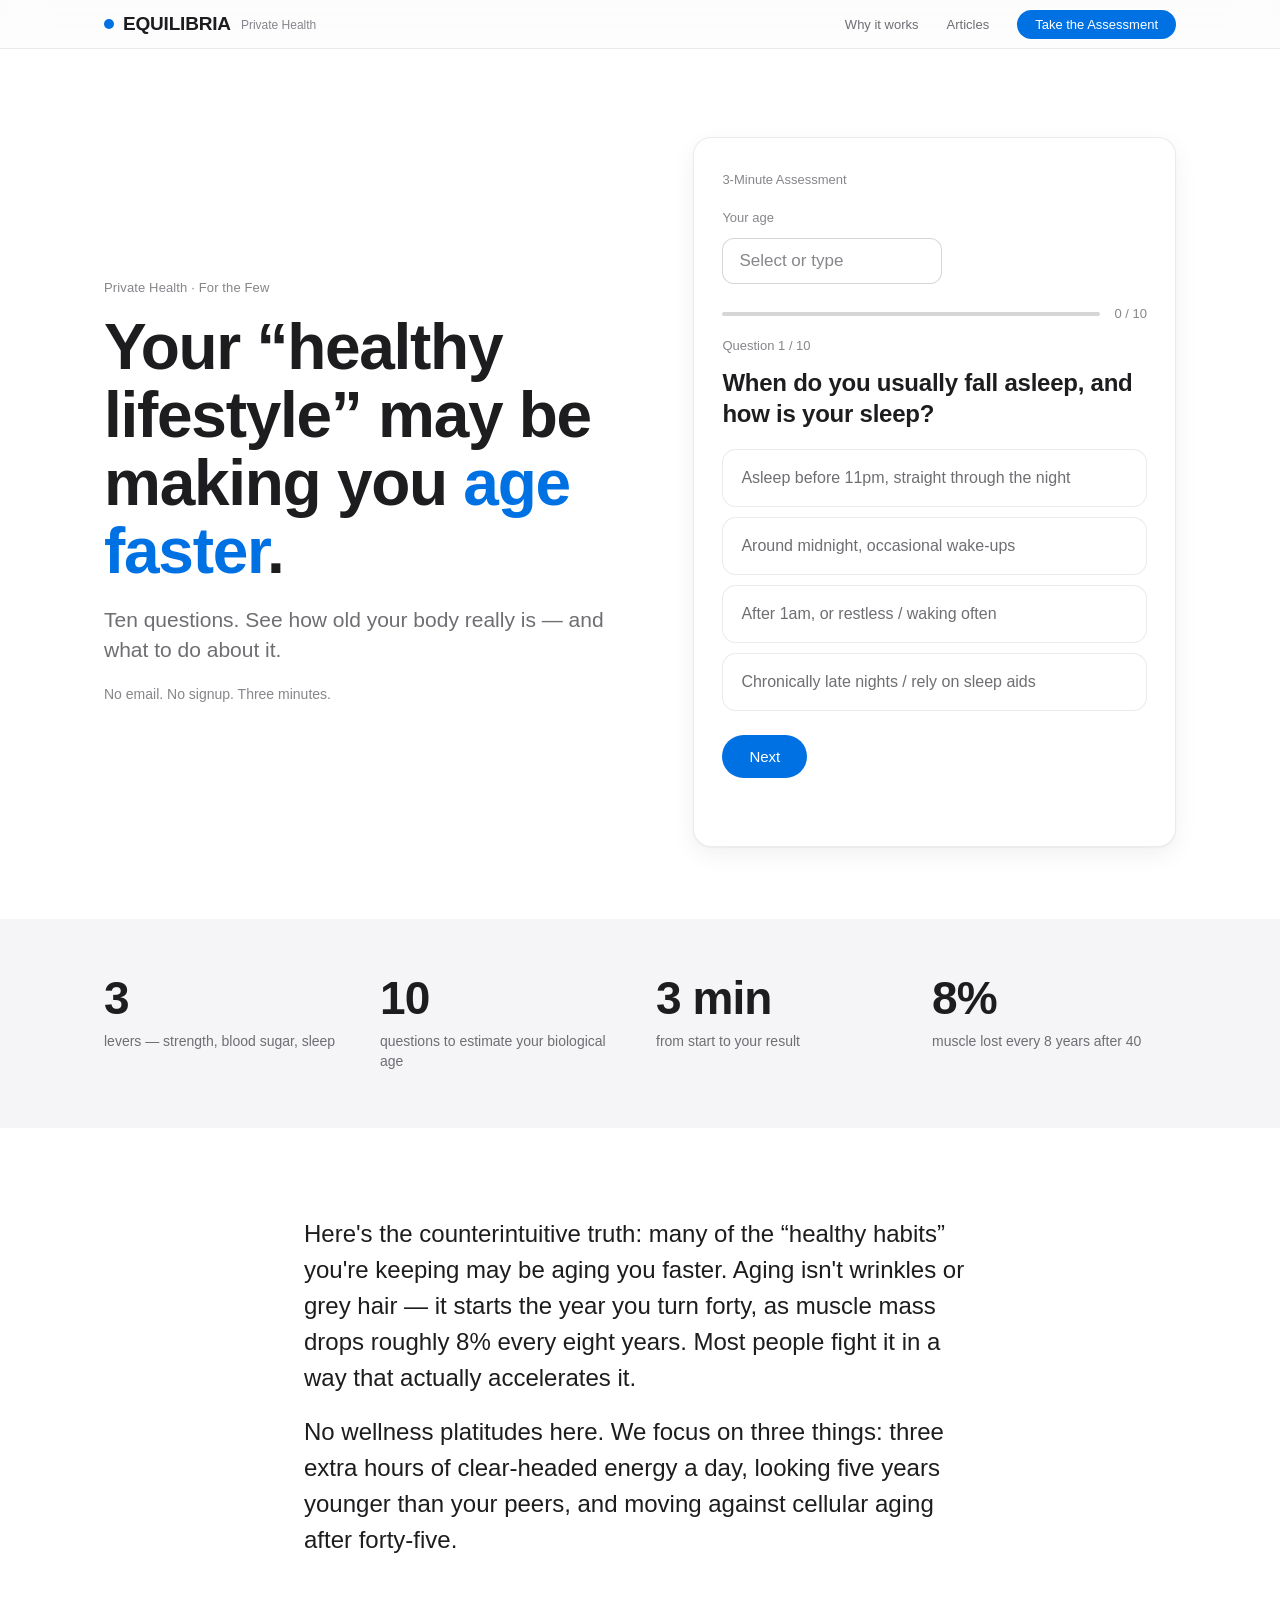
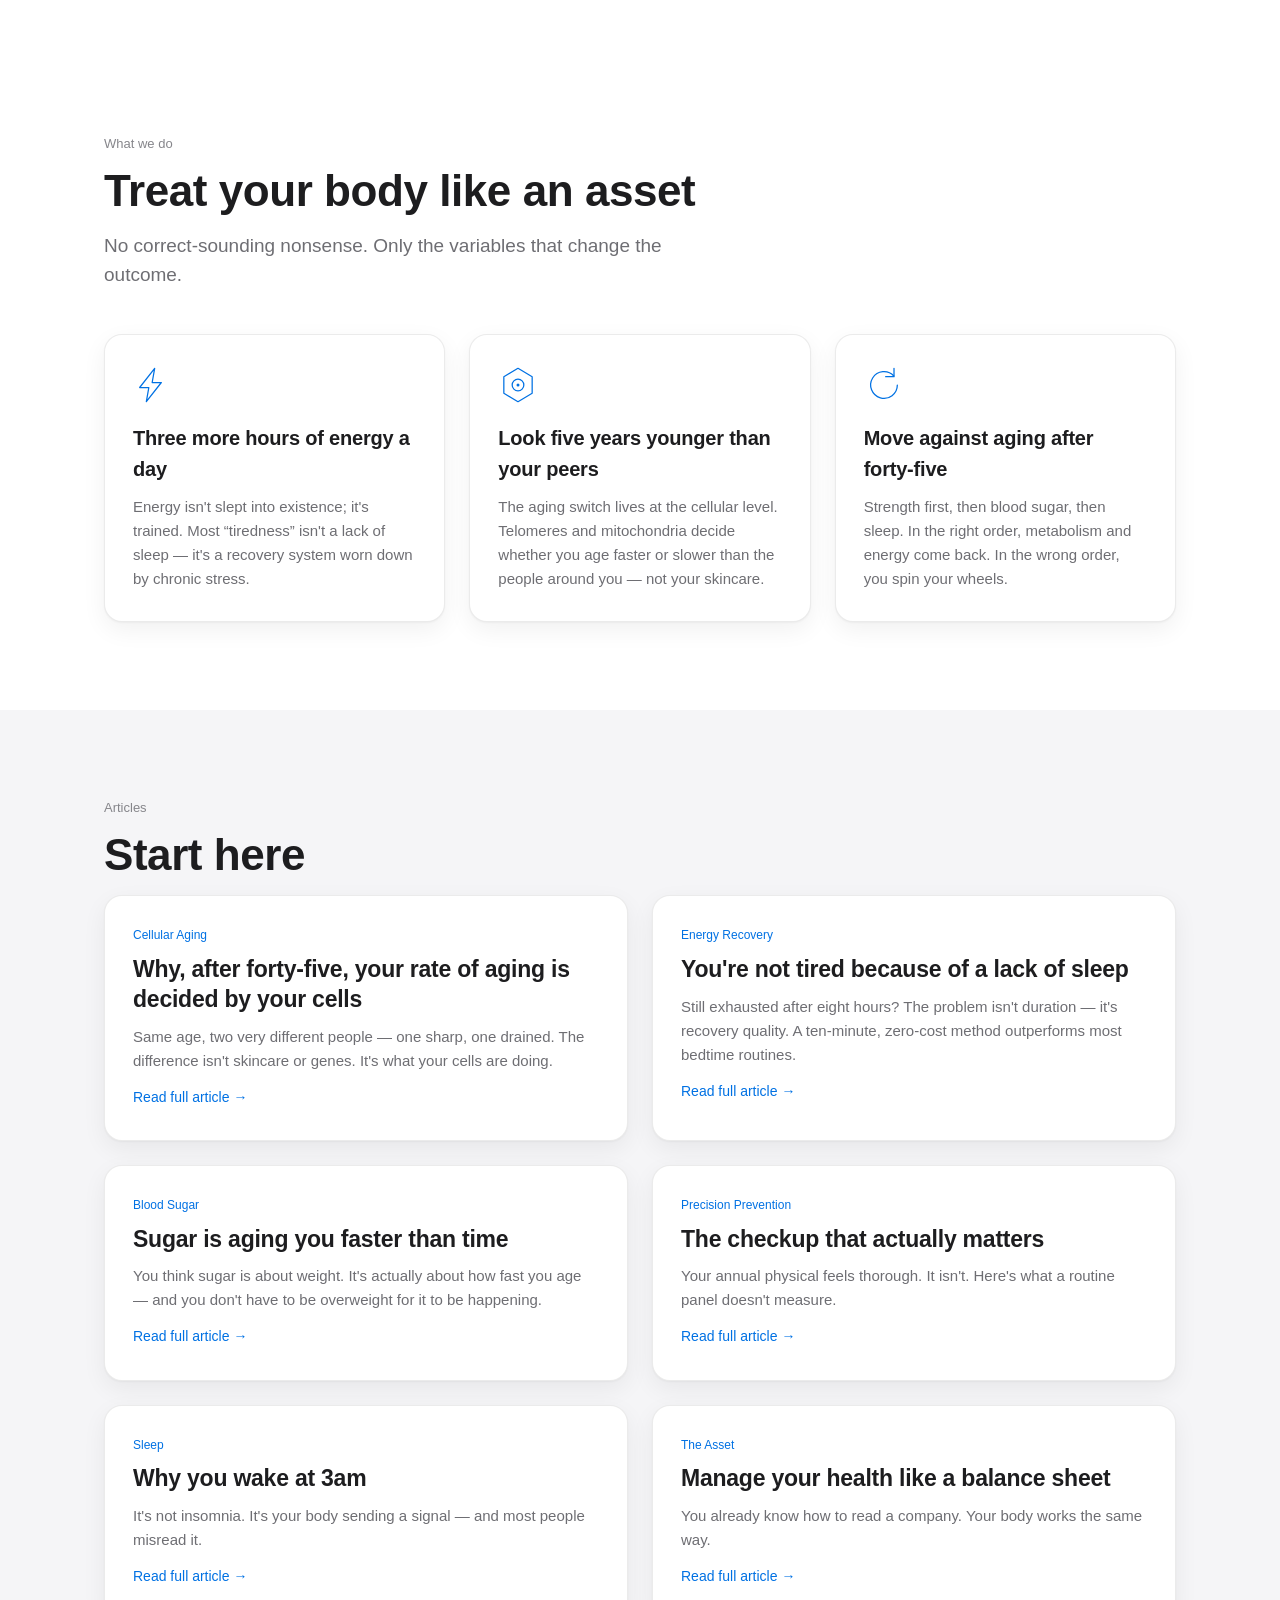
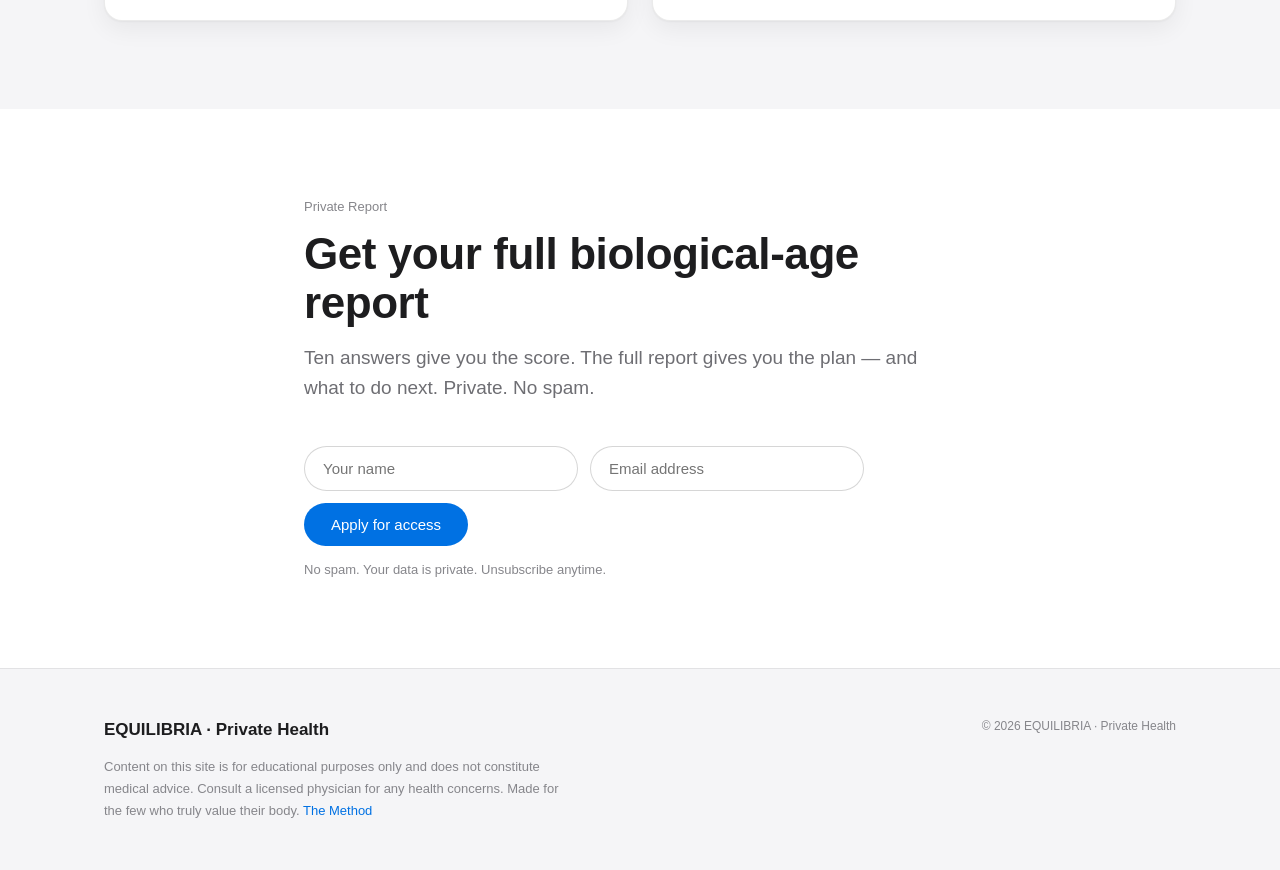
<file: index.html>
<!DOCTYPE html>
<html lang="en">
<head>
  <meta charset="UTF-8">
  <meta name="viewport" content="width=device-width, initial-scale=1.0">
  <title>EQUILIBRIA · Private Health — Manage your body like an asset</title>
  <meta name="description" content="Private health content for high-net-worth individuals: cellular anti-aging, energy recovery, and a biological-age assessment. Real health isn't wellness — it's managing your body like an asset that compounds.">
  <meta property="og:type" content="website">
  <meta property="og:site_name" content="EQUILIBRIA · Private Health">
  <meta property="og:title" content="EQUILIBRIA · Private Health — Manage your body like an asset">
  <meta property="og:description" content="Private health content for high-net-worth individuals: cellular anti-aging, energy recovery, and a biological-age assessment.">
<meta name="twitter:card" content="summary_large_image">
  <meta name="twitter:title" content="EQUILIBRIA · Private Health">
  <meta name="twitter:description" content="Private health content for high-net-worth individuals.">
<link rel="preconnect" href="https://fonts.googleapis.com">
  <link rel="preconnect" href="https://fonts.gstatic.com" crossorigin>
  <link href="https://fonts.googleapis.com/css2?family=Playfair+Display:wght@500;600&family=Inter:wght@400;500&display=swap" rel="stylesheet">
  <link rel="icon" type="image/svg+xml" href="assets/favicon.svg">
  <link rel="stylesheet" href="assets/styles.css">
</head>
<body>

  <nav class="nav">
    <div class="container nav__inner">
      <a href="index.html" class="brand">
        <span class="brand__mark">EQUILIBRIA</span>
        <span class="brand__sub">Private Health</span>
      </a>
      <ul class="nav__links">
        <li><a href="method.html">Why it works</a></li>
        <li><a href="index.html#articles">Articles</a></li>
        <li><a href="quiz.html" class="nav__cta">Take the Assessment</a></li>
      </ul>
    </div>
  </nav>

  <header class="hero hero--split">
<div class="container hero__grid">
      <div class="hero__lead">
        <div class="eyebrow" data-reveal>Private Health · For the Few</div>
        <h1 class="hero__title" data-reveal>Your “healthy lifestyle” may be making you <em>age faster</em>.</h1>
        <p class="hero__sub" data-reveal>Ten questions. See how old your body really is — and what to do about it.</p>
        <p class="hero__note" data-reveal>No email. No signup. Three minutes.</p>
      </div>
      <div class="hero__quiz" data-reveal>
        <div class="quiz-card" id="quiz">
          <div class="quiz-card__label">3-Minute Assessment</div>
          <div class="quiz__age-row">
            <label class="quiz__q-label" for="quiz-age" style="display:block;">Your age</label>
            <input id="quiz-age" class="quiz__age-input" type="number" min="18" max="100" list="age-list" placeholder="Select or type">
            <datalist id="age-list"></datalist>
          </div>
          <div class="quiz__progress">
            <div class="quiz__progress-bar">
              <div class="quiz__progress-fill" id="quiz-progress-fill"></div>
            </div>
            <span class="quiz__progress-count" id="quiz-progress-count">0 / 10</span>
          </div>
          <div id="quiz-question"></div>
          <div id="quiz-result" class="result"></div>
        </div>
      </div>
    </div>
  </header>

  <section class="section section--tint statstrip">
    <div class="container">
      <div class="statstrip__grid">
        <div class="stat">
          <div class="stat__num">3</div>
          <div class="stat__label">levers — strength, blood sugar, sleep</div>
        </div>
        <div class="stat">
          <div class="stat__num">10</div>
          <div class="stat__label">questions to estimate your biological age</div>
        </div>
        <div class="stat">
          <div class="stat__num">3 min</div>
          <div class="stat__label">from start to your result</div>
        </div>
        <div class="stat">
          <div class="stat__num">8%</div>
          <div class="stat__label">muscle lost every 8 years after 40</div>
        </div>
      </div>
    </div>
  </section>

  <section class="section">
    <div class="container container--narrow">
      <p class="lead-text" data-reveal>Here's the counterintuitive truth: many of the “healthy habits” you're keeping may be aging you faster. Aging isn't wrinkles or grey hair — it starts the year you turn forty, as muscle mass drops roughly 8% every eight years. Most people fight it in a way that actually accelerates it.</p>
      <p class="lead-text" data-reveal>No wellness platitudes here. We focus on three things: three extra hours of clear-headed energy a day, looking five years younger than your peers, and moving against cellular aging after forty-five.</p>
    </div>
  </section>

  <section class="section">
    <div class="container">
      <div class="section__label" data-reveal>What we do</div>
      <h2 class="section__title" data-reveal>Treat your body like an asset</h2>
      <p class="section__lede" data-reveal>No correct-sounding nonsense. Only the variables that change the outcome.</p>
      <div class="grid grid--3">
        <div class="card" data-reveal>
          <div class="card__icon" aria-hidden="true">
            <svg viewBox="0 0 48 48" fill="none" xmlns="http://www.w3.org/2000/svg"><path d="M26 4 8 27h11l-3 17 18-23H23l3-17Z" stroke="currentColor" stroke-width="1.5" stroke-linejoin="round"/></svg>
          </div>
          <h3 class="card__title">Three more hours of energy a day</h3>
          <p class="card__text">Energy isn't slept into existence; it's trained. Most “tiredness” isn't a lack of sleep — it's a recovery system worn down by chronic stress.</p>
        </div>
        <div class="card" data-reveal>
          <div class="card__icon" aria-hidden="true">
            <svg viewBox="0 0 48 48" fill="none" xmlns="http://www.w3.org/2000/svg"><path d="M24 4 41 14v20L24 44 7 34V14L24 4Z" stroke="currentColor" stroke-width="1.5" stroke-linejoin="round"/><circle cx="24" cy="24" r="7" stroke="currentColor" stroke-width="1.5"/><circle cx="24" cy="24" r="1.8" fill="currentColor"/></svg>
          </div>
          <h3 class="card__title">Look five years younger than your peers</h3>
          <p class="card__text">The aging switch lives at the cellular level. Telomeres and mitochondria decide whether you age faster or slower than the people around you — not your skincare.</p>
        </div>
        <div class="card" data-reveal>
          <div class="card__icon" aria-hidden="true">
            <svg viewBox="0 0 48 48" fill="none" xmlns="http://www.w3.org/2000/svg"><path d="M40 24a16 16 0 1 1-4.2-10.8" stroke="currentColor" stroke-width="1.5" stroke-linecap="round"/><path d="M36 4v10H26" stroke="currentColor" stroke-width="1.5" stroke-linecap="round" stroke-linejoin="round"/></svg>
          </div>
          <h3 class="card__title">Move against aging after forty-five</h3>
          <p class="card__text">Strength first, then blood sugar, then sleep. In the right order, metabolism and energy come back. In the wrong order, you spin your wheels.</p>
        </div>
      </div>
    </div>
  </section>

  <section class="section section--tint" id="articles">
    <div class="container">
      <div class="section__label" data-reveal>Articles</div>
      <h2 class="section__title" data-reveal>Start here</h2>
      <div class="grid grid--2">
      <a class="article-card" href="article-1.html" data-reveal>
        <div class="article-card__tag">Cellular Aging</div>
        <h3 class="article-card__title">Why, after forty-five, your rate of aging is decided by your cells</h3>
        <p class="article-card__excerpt">Same age, two very different people — one sharp, one drained. The difference isn't skincare or genes. It's what your cells are doing.</p>
        <span class="article-card__more">Read full article →</span>
      </a>
      <a class="article-card" href="article-2.html" data-reveal>
        <div class="article-card__tag">Energy Recovery</div>
        <h3 class="article-card__title">You're not tired because of a lack of sleep</h3>
        <p class="article-card__excerpt">Still exhausted after eight hours? The problem isn't duration — it's recovery quality. A ten-minute, zero-cost method outperforms most bedtime routines.</p>
        <span class="article-card__more">Read full article →</span>
      </a>
      <a class="article-card" href="article-3.html" data-reveal>
        <div class="article-card__tag">Blood Sugar</div>
        <h3 class="article-card__title">Sugar is aging you faster than time</h3>
        <p class="article-card__excerpt">You think sugar is about weight. It's actually about how fast you age — and you don't have to be overweight for it to be happening.</p>
        <span class="article-card__more">Read full article →</span>
      </a>
      <a class="article-card" href="article-4.html" data-reveal>
        <div class="article-card__tag">Precision Prevention</div>
        <h3 class="article-card__title">The checkup that actually matters</h3>
        <p class="article-card__excerpt">Your annual physical feels thorough. It isn't. Here's what a routine panel doesn't measure.</p>
        <span class="article-card__more">Read full article →</span>
      </a>
      <a class="article-card" href="article-5.html" data-reveal>
        <div class="article-card__tag">Sleep</div>
        <h3 class="article-card__title">Why you wake at 3am</h3>
        <p class="article-card__excerpt">It's not insomnia. It's your body sending a signal — and most people misread it.</p>
        <span class="article-card__more">Read full article →</span>
      </a>
      <a class="article-card" href="article-6.html" data-reveal>
        <div class="article-card__tag">The Asset</div>
        <h3 class="article-card__title">Manage your health like a balance sheet</h3>
        <p class="article-card__excerpt">You already know how to read a company. Your body works the same way.</p>
        <span class="article-card__more">Read full article →</span>
      </a>
      </div>
    </div>
  </section>

  <section class="section" id="report">
    <div class="container container--narrow">
      <div class="section__label" data-reveal>Private Report</div>
      <h2 class="section__title" data-reveal>Get your full biological-age report</h2>
      <p class="section__lede" data-reveal>Ten answers give you the score. The full report gives you the plan — and what to do next. Private. No spam.</p>
      <form class="report-form" action="https://formspree.io/f/YOUR_FORM_ID" method="POST" data-reveal>
        <input type="text" name="name" placeholder="Your name" aria-label="Name" required>
        <input type="email" name="email" placeholder="Email address" aria-label="Email" required>
        <button type="submit" class="btn btn--primary">Apply for access</button>
      </form>
      <p class="report-note" data-reveal>No spam. Your data is private. Unsubscribe anytime.</p>
    </div>
  </section>

  <footer class="footer">
    <div class="container footer__inner">
      <div>
        <div class="footer__brand">EQUILIBRIA · Private Health</div>
        <p class="footer__note">Content on this site is for educational purposes only and does not constitute medical advice. Consult a licensed physician for any health concerns. Made for the few who truly value their body. <a href="method.html">The Method</a></p>
      </div>
      <div class="footer__copyright">© 2026 EQUILIBRIA · Private Health</div>
    </div>
  </footer>

  <script src="assets/main.js"></script>
  <script src="assets/quiz.js"></script>
</body>
</html>
</file>
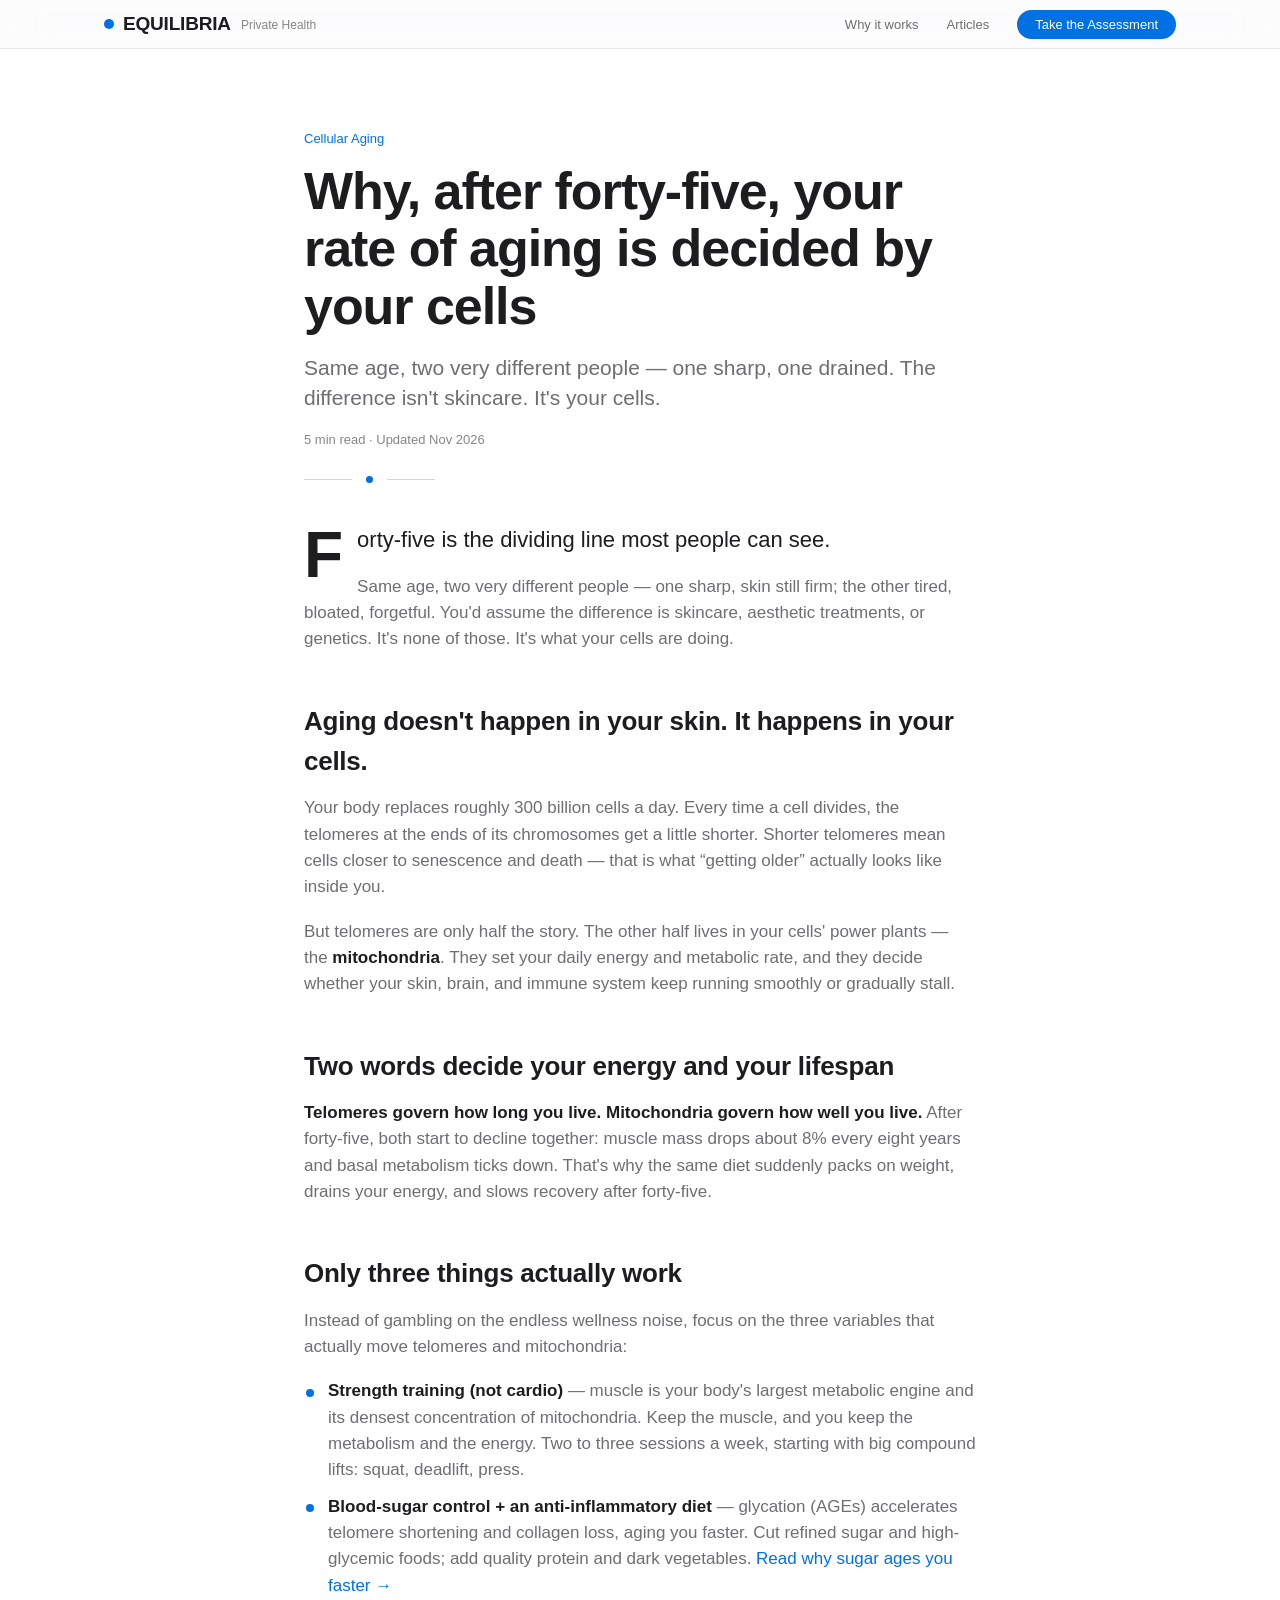
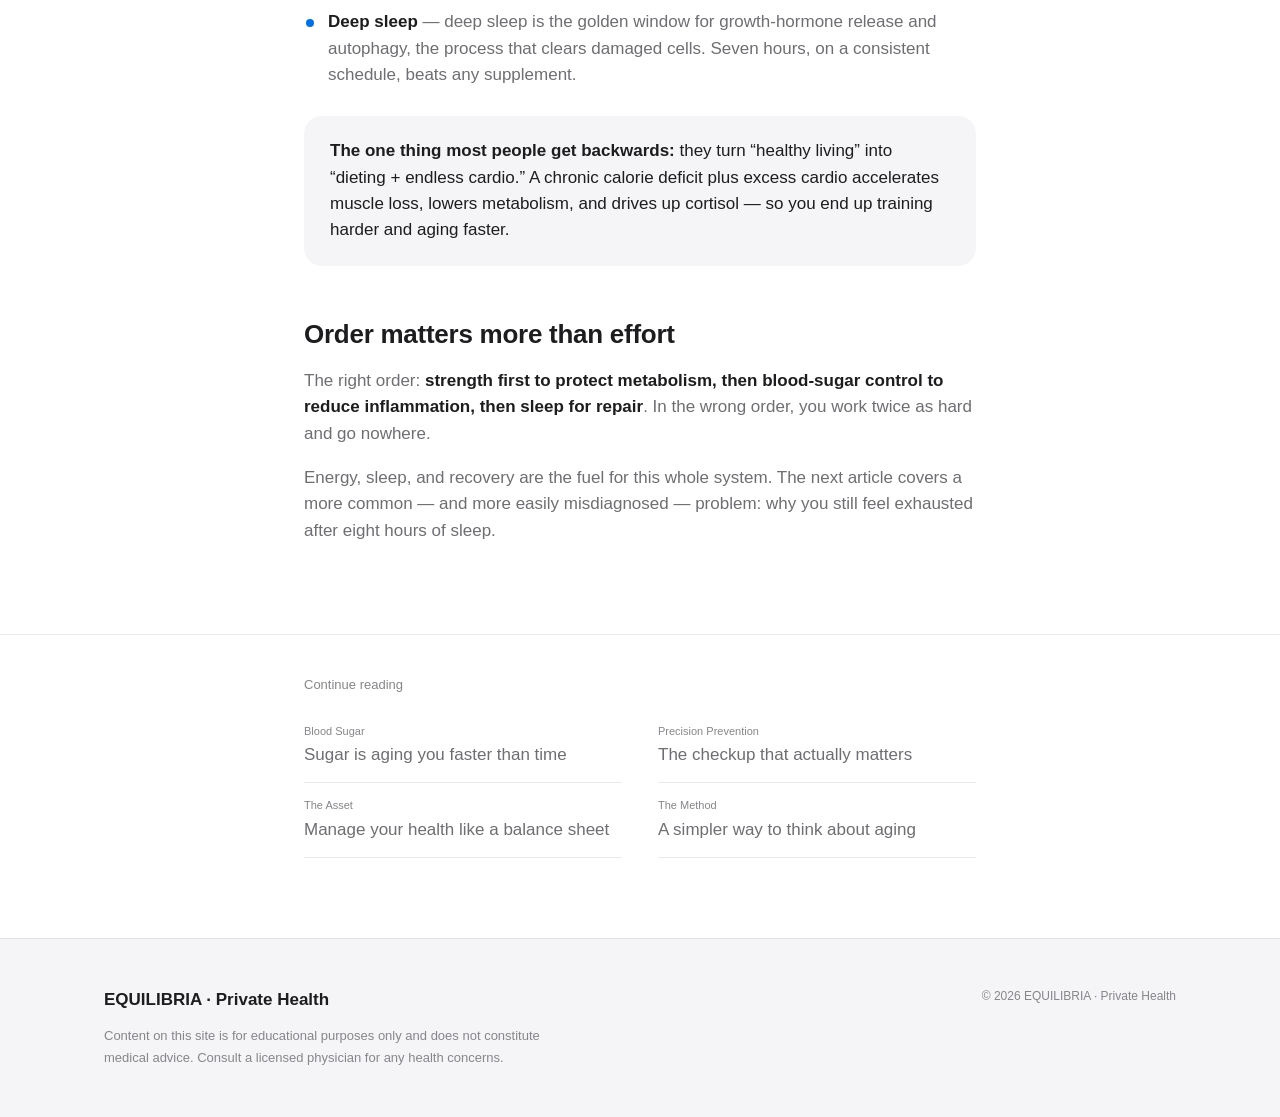
<file: article-1.html>
<!DOCTYPE html>
<html lang="en">
<head>
  <meta charset="UTF-8">
  <meta name="viewport" content="width=device-width, initial-scale=1.0">
  <title>Why, after forty-five, your rate of aging is decided by your cells · EQUILIBRIA</title>
  <meta name="description" content="Aging happens at the cellular level — in your telomeres and mitochondria. Only three interventions truly matter, and most people get one of them backwards.">
  <link rel="preconnect" href="https://fonts.googleapis.com">
  <link rel="preconnect" href="https://fonts.gstatic.com" crossorigin>
  <link href="https://fonts.googleapis.com/css2?family=Playfair+Display:wght@500;600&family=Inter:wght@400;500&display=swap" rel="stylesheet">
  <link rel="icon" type="image/svg+xml" href="assets/favicon.svg">
  <link rel="stylesheet" href="assets/styles.css">
</head>
<body>

  <nav class="nav">
    <div class="container nav__inner">
      <a href="index.html" class="brand">
        <span class="brand__mark">EQUILIBRIA</span>
        <span class="brand__sub">Private Health</span>
      </a>
      <ul class="nav__links">
        <li><a href="method.html">Why it works</a></li>
        <li><a href="index.html#articles">Articles</a></li>
        <li><a href="quiz.html" class="nav__cta">Take the Assessment</a></li>
      </ul>
    </div>
  </nav>

  <header class="article-header">
    <div class="container container--narrow">
<div class="article-header__tag" data-reveal>Cellular Aging</div>
      <h1 class="article-header__title" data-reveal>Why, after forty-five, your rate of aging is decided by your cells</h1>
      <p class="article-header__dek" data-reveal>Same age, two very different people — one sharp, one drained. The difference isn't skincare. It's your cells.</p>
      <p class="article-meta" data-reveal>5 min read · Updated Nov 2026</p>
      <div class="ornament" aria-hidden="true" data-reveal><span></span></div>
    </div>
  </header>

  <div class="article-body">
    <div class="container container--narrow">

      <p class="lead" data-reveal>Forty-five is the dividing line most people can see.</p>
      <p data-reveal>Same age, two very different people — one sharp, skin still firm; the other tired, bloated, forgetful. You'd assume the difference is skincare, aesthetic treatments, or genetics. It's none of those. It's what your cells are doing.</p>

      <h2 data-reveal>Aging doesn't happen in your skin. It happens in your cells.</h2>
      <p data-reveal>Your body replaces roughly 300 billion cells a day. Every time a cell divides, the telomeres at the ends of its chromosomes get a little shorter. Shorter telomeres mean cells closer to senescence and death — that is what “getting older” actually looks like inside you.</p>
      <p data-reveal>But telomeres are only half the story. The other half lives in your cells' power plants — the <strong>mitochondria</strong>. They set your daily energy and metabolic rate, and they decide whether your skin, brain, and immune system keep running smoothly or gradually stall.</p>

      <h2 data-reveal>Two words decide your energy and your lifespan</h2>
      <p data-reveal><strong>Telomeres govern how long you live. Mitochondria govern how well you live.</strong> After forty-five, both start to decline together: muscle mass drops about 8% every eight years and basal metabolism ticks down. That's why the same diet suddenly packs on weight, drains your energy, and slows recovery after forty-five.</p>

      <h2 data-reveal>Only three things actually work</h2>
      <p data-reveal>Instead of gambling on the endless wellness noise, focus on the three variables that actually move telomeres and mitochondria:</p>
      <ul>
        <li data-reveal><strong>Strength training (not cardio)</strong> — muscle is your body's largest metabolic engine and its densest concentration of mitochondria. Keep the muscle, and you keep the metabolism and the energy. Two to three sessions a week, starting with big compound lifts: squat, deadlift, press.</li>
        <li data-reveal><strong>Blood-sugar control + an anti-inflammatory diet</strong> — glycation (AGEs) accelerates telomere shortening and collagen loss, aging you faster. Cut refined sugar and high-glycemic foods; add quality protein and dark vegetables. <a href="article-3.html">Read why sugar ages you faster →</a></li>
        <li data-reveal><strong>Deep sleep</strong> — deep sleep is the golden window for growth-hormone release and autophagy, the process that clears damaged cells. Seven hours, on a consistent schedule, beats any supplement.</li>
      </ul>

      <div class="callout" data-reveal>
        <p><strong>The one thing most people get backwards:</strong> they turn “healthy living” into “dieting + endless cardio.” A chronic calorie deficit plus excess cardio accelerates muscle loss, lowers metabolism, and drives up cortisol — so you end up training harder and aging faster.</p>
      </div>

      <h2 data-reveal>Order matters more than effort</h2>
      <p data-reveal>The right order: <strong>strength first to protect metabolism, then blood-sugar control to reduce inflammation, then sleep for repair</strong>. In the wrong order, you work twice as hard and go nowhere.</p>
      <p data-reveal>Energy, sleep, and recovery are the fuel for this whole system. The next article covers a more common — and more easily misdiagnosed — problem: why you still feel exhausted after eight hours of sleep.</p>

    </div>
  </div>

  <div class="article-footer">
    <div class="container container--narrow">
      <div class="article-footer__next" data-reveal>Continue reading</div>
      <div class="related__grid">
        <div class="related__item" data-reveal><a href="article-3.html"><span class="related__tag">Blood Sugar</span>Sugar is aging you faster than time</a></div>
        <div class="related__item" data-reveal><a href="article-4.html"><span class="related__tag">Precision Prevention</span>The checkup that actually matters</a></div>
        <div class="related__item" data-reveal><a href="article-6.html"><span class="related__tag">The Asset</span>Manage your health like a balance sheet</a></div>
        <div class="related__item" data-reveal><a href="method.html"><span class="related__tag">The Method</span>A simpler way to think about aging</a></div>
      </div>
    </div>
  </div>

  <footer class="footer">
    <div class="container footer__inner">
      <div>
        <div class="footer__brand">EQUILIBRIA · Private Health</div>
        <p class="footer__note">Content on this site is for educational purposes only and does not constitute medical advice. Consult a licensed physician for any health concerns.</p>
      </div>
      <div class="footer__copyright">© 2026 EQUILIBRIA · Private Health</div>
    </div>
  </footer>

  <script src="assets/main.js"></script>
</body>
</html>
</file>
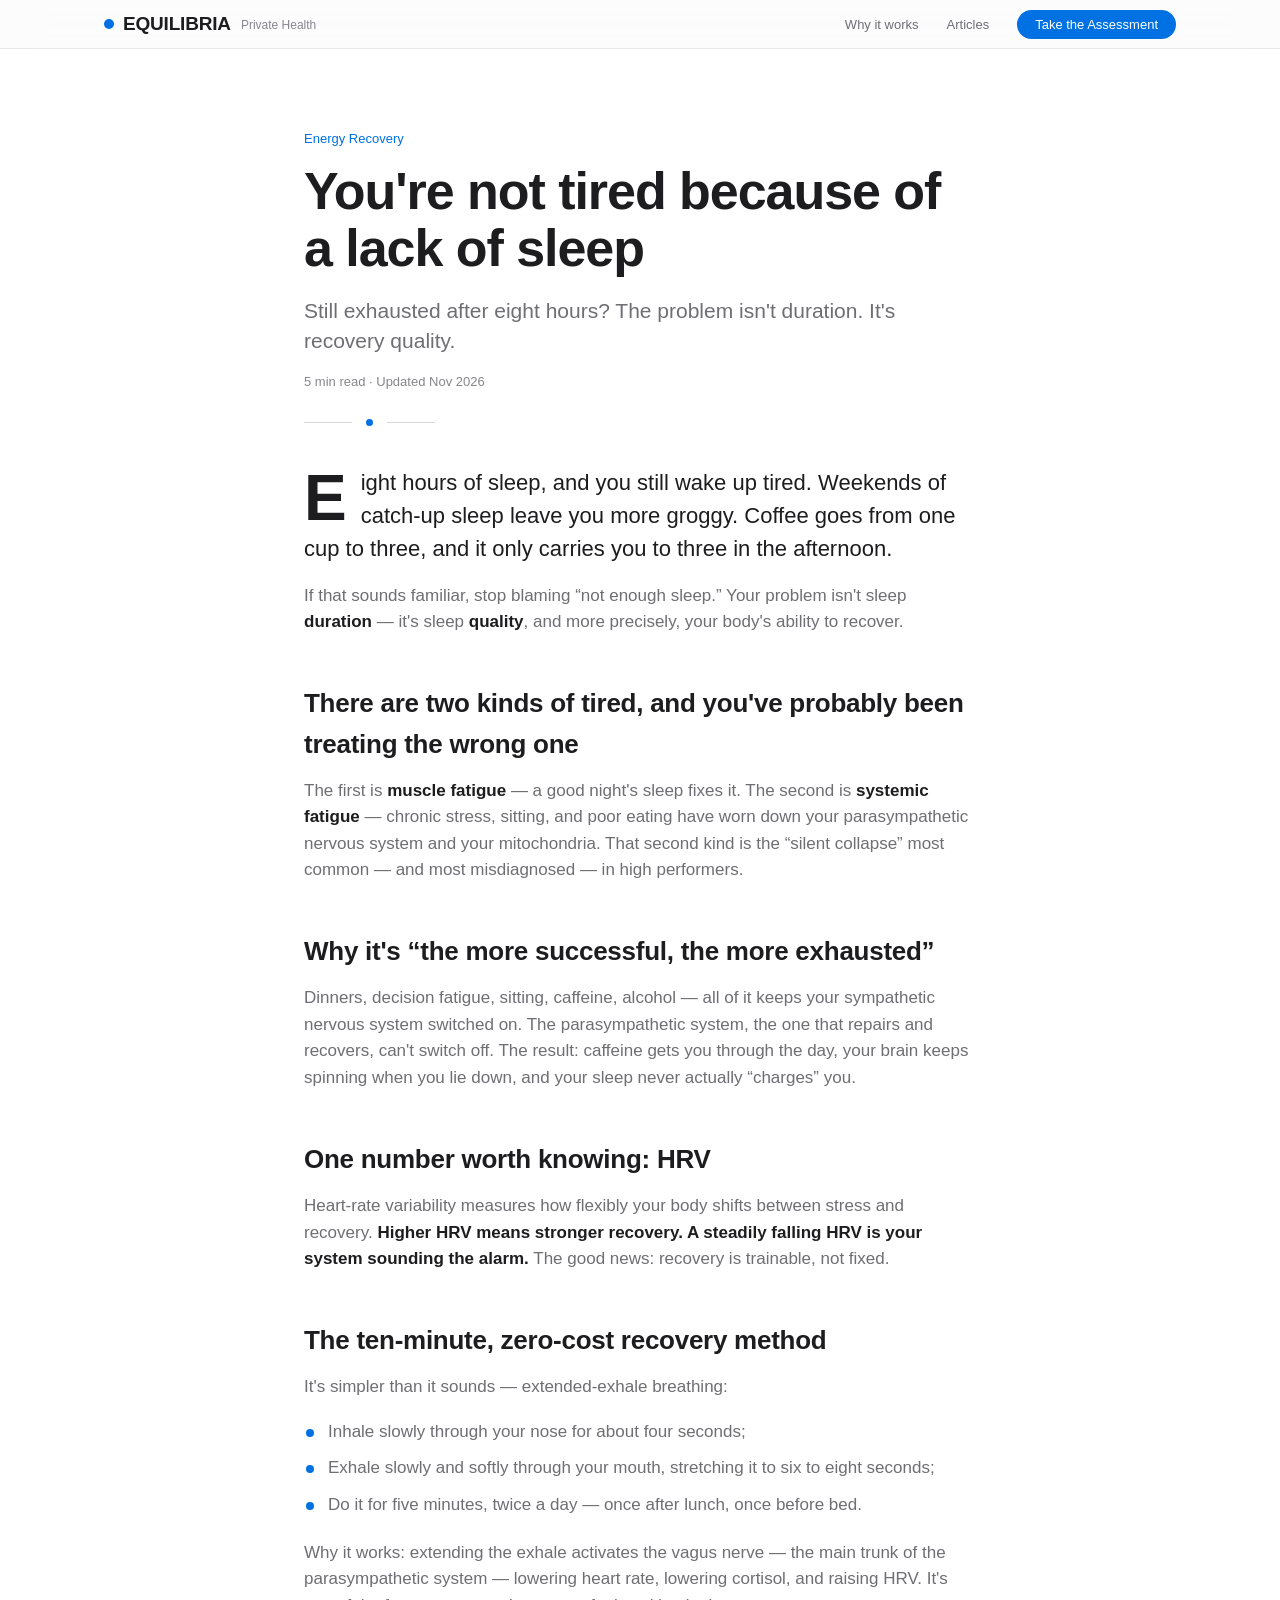
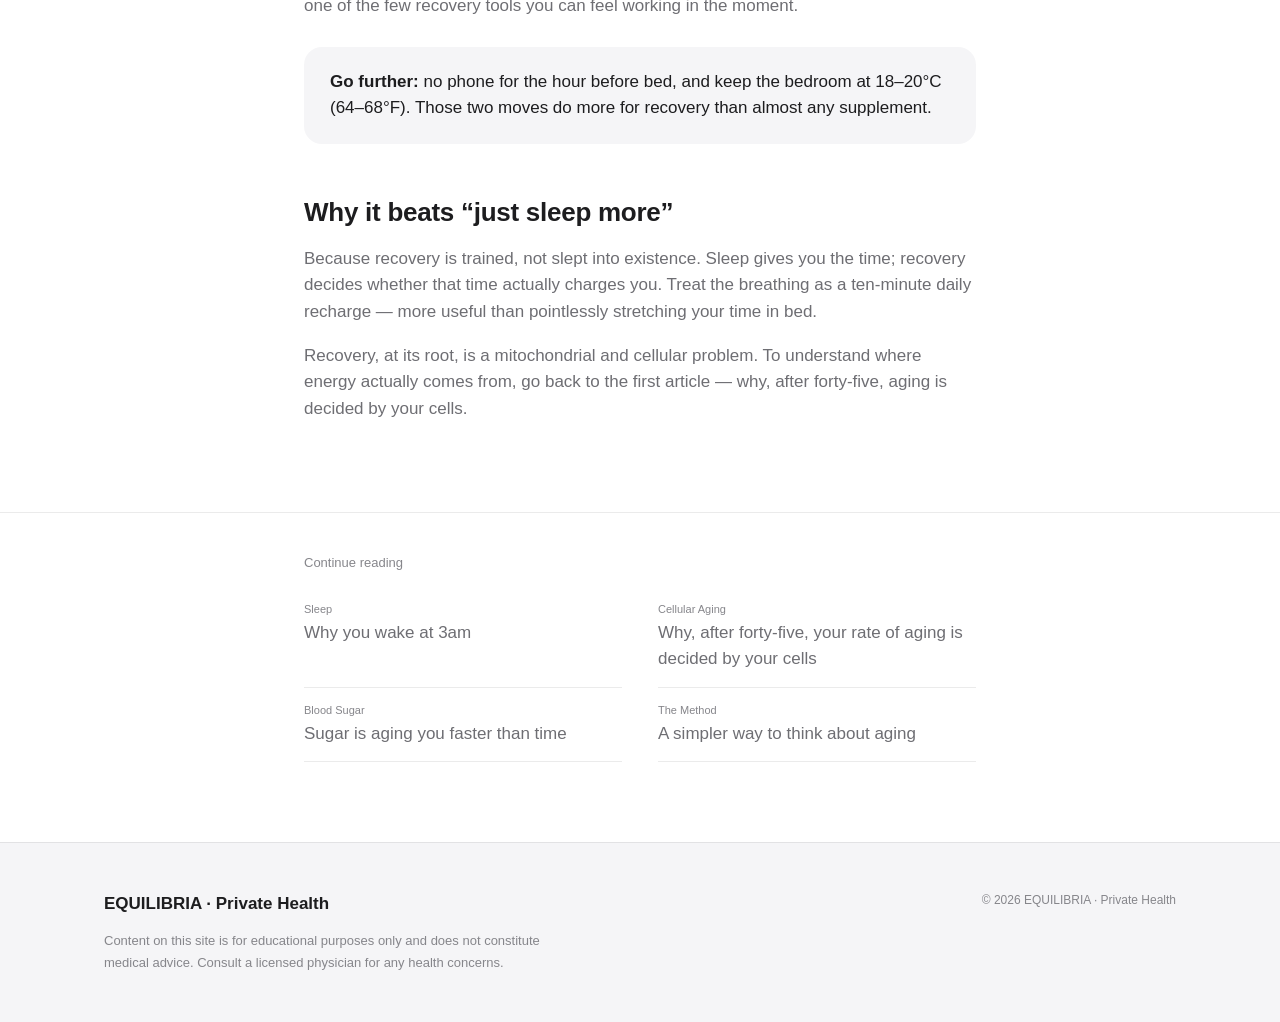
<file: article-2.html>
<!DOCTYPE html>
<html lang="en">
<head>
  <meta charset="UTF-8">
  <meta name="viewport" content="width=device-width, initial-scale=1.0">
  <title>You're not tired because of a lack of sleep · EQUILIBRIA</title>
  <meta name="description" content="Still exhausted after eight hours? The problem isn't sleep duration — it's recovery quality. A ten-minute, zero-cost method outperforms most bedtime routines.">
  <link rel="preconnect" href="https://fonts.googleapis.com">
  <link rel="preconnect" href="https://fonts.gstatic.com" crossorigin>
  <link href="https://fonts.googleapis.com/css2?family=Playfair+Display:wght@500;600&family=Inter:wght@400;500&display=swap" rel="stylesheet">
  <link rel="icon" type="image/svg+xml" href="assets/favicon.svg">
  <link rel="stylesheet" href="assets/styles.css">
</head>
<body>

  <nav class="nav">
    <div class="container nav__inner">
      <a href="index.html" class="brand">
        <span class="brand__mark">EQUILIBRIA</span>
        <span class="brand__sub">Private Health</span>
      </a>
      <ul class="nav__links">
        <li><a href="method.html">Why it works</a></li>
        <li><a href="index.html#articles">Articles</a></li>
        <li><a href="quiz.html" class="nav__cta">Take the Assessment</a></li>
      </ul>
    </div>
  </nav>

  <header class="article-header">
    <div class="container container--narrow">
<div class="article-header__tag" data-reveal>Energy Recovery</div>
      <h1 class="article-header__title" data-reveal>You're not tired because of a lack of sleep</h1>
      <p class="article-header__dek" data-reveal>Still exhausted after eight hours? The problem isn't duration. It's recovery quality.</p>
      <p class="article-meta" data-reveal>5 min read · Updated Nov 2026</p>
      <div class="ornament" aria-hidden="true" data-reveal><span></span></div>
    </div>
  </header>

  <div class="article-body">
    <div class="container container--narrow">

      <p class="lead" data-reveal>Eight hours of sleep, and you still wake up tired. Weekends of catch-up sleep leave you more groggy. Coffee goes from one cup to three, and it only carries you to three in the afternoon.</p>
      <p data-reveal>If that sounds familiar, stop blaming “not enough sleep.” Your problem isn't sleep <strong>duration</strong> — it's sleep <strong>quality</strong>, and more precisely, your body's ability to recover.</p>

      <h2 data-reveal>There are two kinds of tired, and you've probably been treating the wrong one</h2>
      <p data-reveal>The first is <strong>muscle fatigue</strong> — a good night's sleep fixes it. The second is <strong>systemic fatigue</strong> — chronic stress, sitting, and poor eating have worn down your parasympathetic nervous system and your mitochondria. That second kind is the “silent collapse” most common — and most misdiagnosed — in high performers.</p>

      <h2 data-reveal>Why it's “the more successful, the more exhausted”</h2>
      <p data-reveal>Dinners, decision fatigue, sitting, caffeine, alcohol — all of it keeps your sympathetic nervous system switched on. The parasympathetic system, the one that repairs and recovers, can't switch off. The result: caffeine gets you through the day, your brain keeps spinning when you lie down, and your sleep never actually “charges” you.</p>

      <h2 data-reveal>One number worth knowing: HRV</h2>
      <p data-reveal>Heart-rate variability measures how flexibly your body shifts between stress and recovery. <strong>Higher HRV means stronger recovery. A steadily falling HRV is your system sounding the alarm.</strong> The good news: recovery is trainable, not fixed.</p>

      <h2 data-reveal>The ten-minute, zero-cost recovery method</h2>
      <p data-reveal>It's simpler than it sounds — extended-exhale breathing:</p>
      <ul>
        <li data-reveal>Inhale slowly through your nose for about four seconds;</li>
        <li data-reveal>Exhale slowly and softly through your mouth, stretching it to six to eight seconds;</li>
        <li data-reveal>Do it for five minutes, twice a day — once after lunch, once before bed.</li>
      </ul>
      <p data-reveal>Why it works: extending the exhale activates the vagus nerve — the main trunk of the parasympathetic system — lowering heart rate, lowering cortisol, and raising HRV. It's one of the few recovery tools you can feel working in the moment.</p>

      <div class="callout" data-reveal>
        <p><strong>Go further:</strong> no phone for the hour before bed, and keep the bedroom at 18–20°C (64–68°F). Those two moves do more for recovery than almost any supplement.</p>
      </div>

      <h2 data-reveal>Why it beats “just sleep more”</h2>
      <p data-reveal>Because recovery is trained, not slept into existence. Sleep gives you the time; recovery decides whether that time actually charges you. Treat the breathing as a ten-minute daily recharge — more useful than pointlessly stretching your time in bed.</p>
      <p data-reveal>Recovery, at its root, is a mitochondrial and cellular problem. To understand where energy actually comes from, go back to the first article — why, after forty-five, aging is decided by your cells.</p>

    </div>
  </div>

  <div class="article-footer">
    <div class="container container--narrow">
      <div class="article-footer__next" data-reveal>Continue reading</div>
      <div class="related__grid">
        <div class="related__item" data-reveal><a href="article-5.html"><span class="related__tag">Sleep</span>Why you wake at 3am</a></div>
        <div class="related__item" data-reveal><a href="article-1.html"><span class="related__tag">Cellular Aging</span>Why, after forty-five, your rate of aging is decided by your cells</a></div>
        <div class="related__item" data-reveal><a href="article-3.html"><span class="related__tag">Blood Sugar</span>Sugar is aging you faster than time</a></div>
        <div class="related__item" data-reveal><a href="method.html"><span class="related__tag">The Method</span>A simpler way to think about aging</a></div>
      </div>
    </div>
  </div>

  <footer class="footer">
    <div class="container footer__inner">
      <div>
        <div class="footer__brand">EQUILIBRIA · Private Health</div>
        <p class="footer__note">Content on this site is for educational purposes only and does not constitute medical advice. Consult a licensed physician for any health concerns.</p>
      </div>
      <div class="footer__copyright">© 2026 EQUILIBRIA · Private Health</div>
    </div>
  </footer>

  <script src="assets/main.js"></script>
</body>
</html>
</file>
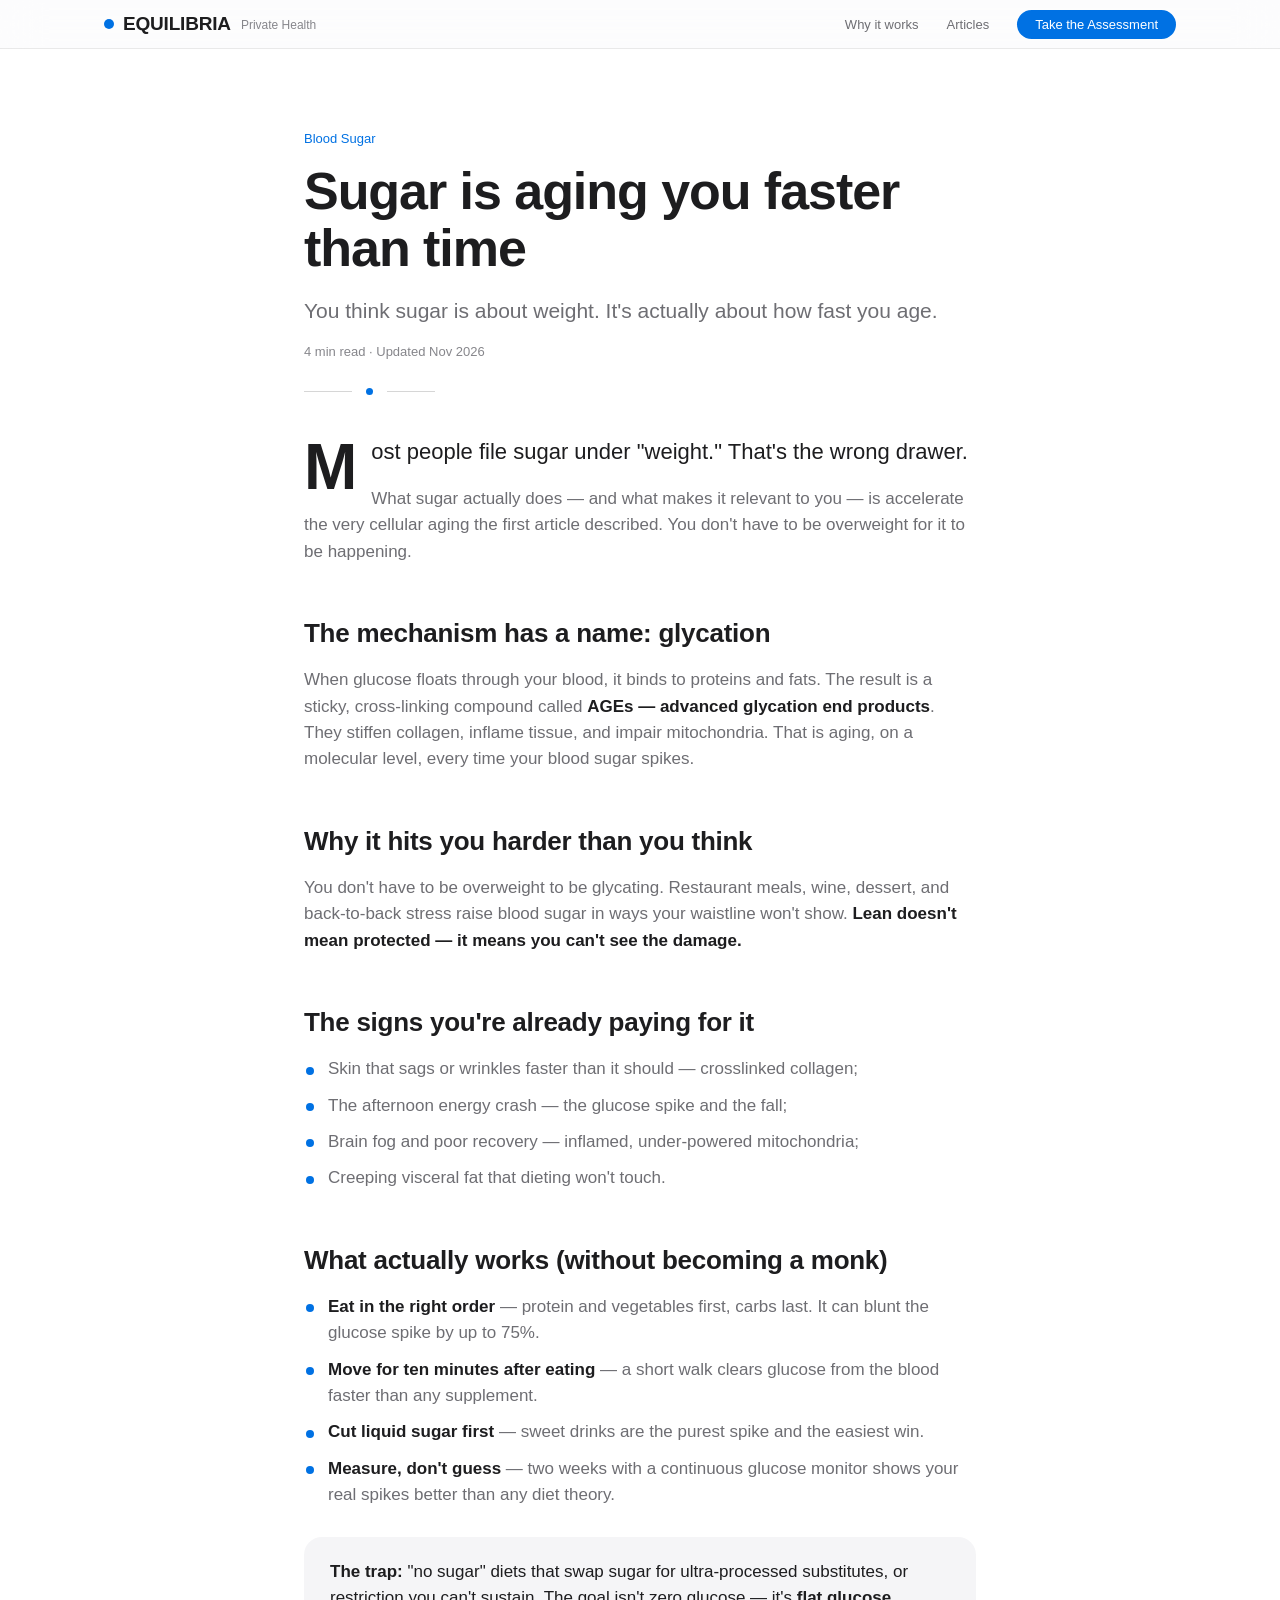
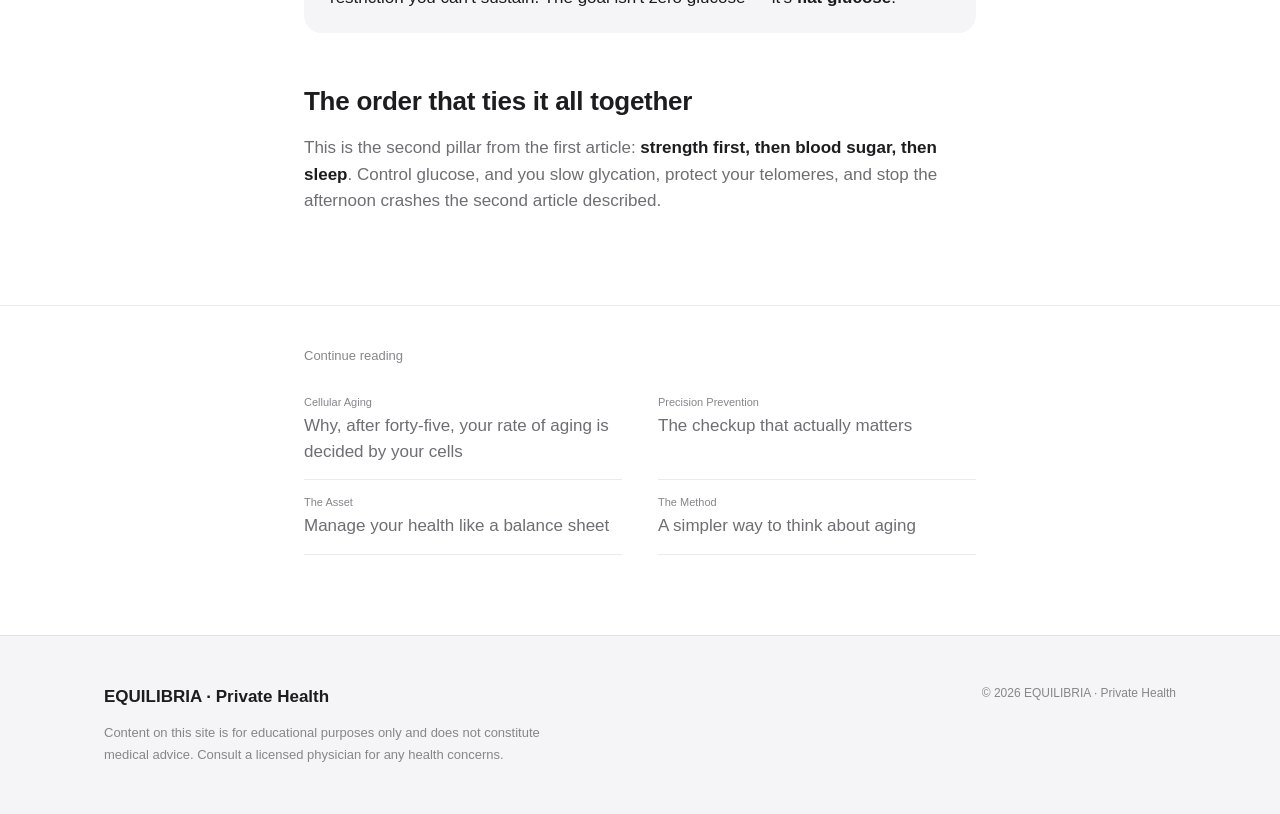
<file: article-3.html>
<!DOCTYPE html>
<html lang="en">
<head>
  <meta charset="UTF-8">
  <meta name="viewport" content="width=device-width, initial-scale=1.0">
  <title>Sugar is aging you faster than time · EQUILIBRIA</title>
  <meta name="description" content="You think sugar is about weight. It's actually about how fast you age — through glycation and AGEs, and you don't have to be overweight for it to be happening.">
  <link rel="preconnect" href="https://fonts.googleapis.com">
  <link rel="preconnect" href="https://fonts.gstatic.com" crossorigin>
  <link href="https://fonts.googleapis.com/css2?family=Playfair+Display:wght@500;600&family=Inter:wght@400;500&display=swap" rel="stylesheet">
  <link rel="icon" type="image/svg+xml" href="assets/favicon.svg">
  <link rel="stylesheet" href="assets/styles.css">
</head>
<body>

  <nav class="nav">
    <div class="container nav__inner">
      <a href="index.html" class="brand">
        <span class="brand__mark">EQUILIBRIA</span>
        <span class="brand__sub">Private Health</span>
      </a>
      <ul class="nav__links">
        <li><a href="method.html">Why it works</a></li>
        <li><a href="index.html#articles">Articles</a></li>
        <li><a href="quiz.html" class="nav__cta">Take the Assessment</a></li>
      </ul>
    </div>
  </nav>

  <header class="article-header">
    <div class="container container--narrow">
      <div class="article-header__tag" data-reveal>Blood Sugar</div>
      <h1 class="article-header__title" data-reveal>Sugar is aging you faster than time</h1>
      <p class="article-header__dek" data-reveal>You think sugar is about weight. It's actually about how fast you age.</p>
      <p class="article-meta" data-reveal>4 min read · Updated Nov 2026</p>
      <div class="ornament" aria-hidden="true" data-reveal><span></span></div>
    </div>
  </header>

  <div class="article-body">
    <div class="container container--narrow">

      <p class="lead" data-reveal>Most people file sugar under "weight." That's the wrong drawer.</p>
      <p data-reveal>What sugar actually does — and what makes it relevant to you — is accelerate the very cellular aging the first article described. You don't have to be overweight for it to be happening.</p>

      <h2 data-reveal>The mechanism has a name: glycation</h2>
      <p data-reveal>When glucose floats through your blood, it binds to proteins and fats. The result is a sticky, cross-linking compound called <strong>AGEs — advanced glycation end products</strong>. They stiffen collagen, inflame tissue, and impair mitochondria. That is aging, on a molecular level, every time your blood sugar spikes.</p>

      <h2 data-reveal>Why it hits you harder than you think</h2>
      <p data-reveal>You don't have to be overweight to be glycating. Restaurant meals, wine, dessert, and back-to-back stress raise blood sugar in ways your waistline won't show. <strong>Lean doesn't mean protected — it means you can't see the damage.</strong></p>

      <h2 data-reveal>The signs you're already paying for it</h2>
      <ul>
        <li data-reveal>Skin that sags or wrinkles faster than it should — crosslinked collagen;</li>
        <li data-reveal>The afternoon energy crash — the glucose spike and the fall;</li>
        <li data-reveal>Brain fog and poor recovery — inflamed, under-powered mitochondria;</li>
        <li data-reveal>Creeping visceral fat that dieting won't touch.</li>
      </ul>

      <h2 data-reveal>What actually works (without becoming a monk)</h2>
      <ul>
        <li data-reveal><strong>Eat in the right order</strong> — protein and vegetables first, carbs last. It can blunt the glucose spike by up to 75%.</li>
        <li data-reveal><strong>Move for ten minutes after eating</strong> — a short walk clears glucose from the blood faster than any supplement.</li>
        <li data-reveal><strong>Cut liquid sugar first</strong> — sweet drinks are the purest spike and the easiest win.</li>
        <li data-reveal><strong>Measure, don't guess</strong> — two weeks with a continuous glucose monitor shows your real spikes better than any diet theory.</li>
      </ul>

      <div class="callout" data-reveal>
        <p><strong>The trap:</strong> "no sugar" diets that swap sugar for ultra-processed substitutes, or restriction you can't sustain. The goal isn't zero glucose — it's <strong>flat glucose</strong>.</p>
      </div>

      <h2 data-reveal>The order that ties it all together</h2>
      <p data-reveal>This is the second pillar from the first article: <strong>strength first, then blood sugar, then sleep</strong>. Control glucose, and you slow glycation, protect your telomeres, and stop the afternoon crashes the second article described.</p>

    </div>
  </div>

  <div class="article-footer">
    <div class="container container--narrow">
      <div class="article-footer__next" data-reveal>Continue reading</div>
      <div class="related__grid">
        <div class="related__item" data-reveal><a href="article-1.html"><span class="related__tag">Cellular Aging</span>Why, after forty-five, your rate of aging is decided by your cells</a></div>
        <div class="related__item" data-reveal><a href="article-4.html"><span class="related__tag">Precision Prevention</span>The checkup that actually matters</a></div>
        <div class="related__item" data-reveal><a href="article-6.html"><span class="related__tag">The Asset</span>Manage your health like a balance sheet</a></div>
        <div class="related__item" data-reveal><a href="method.html"><span class="related__tag">The Method</span>A simpler way to think about aging</a></div>
      </div>
    </div>
  </div>

  <footer class="footer">
    <div class="container footer__inner">
      <div>
        <div class="footer__brand">EQUILIBRIA · Private Health</div>
        <p class="footer__note">Content on this site is for educational purposes only and does not constitute medical advice. Consult a licensed physician for any health concerns.</p>
      </div>
      <div class="footer__copyright">© 2026 EQUILIBRIA · Private Health</div>
    </div>
  </footer>

  <script src="assets/main.js"></script>
</body>
</html>
</file>
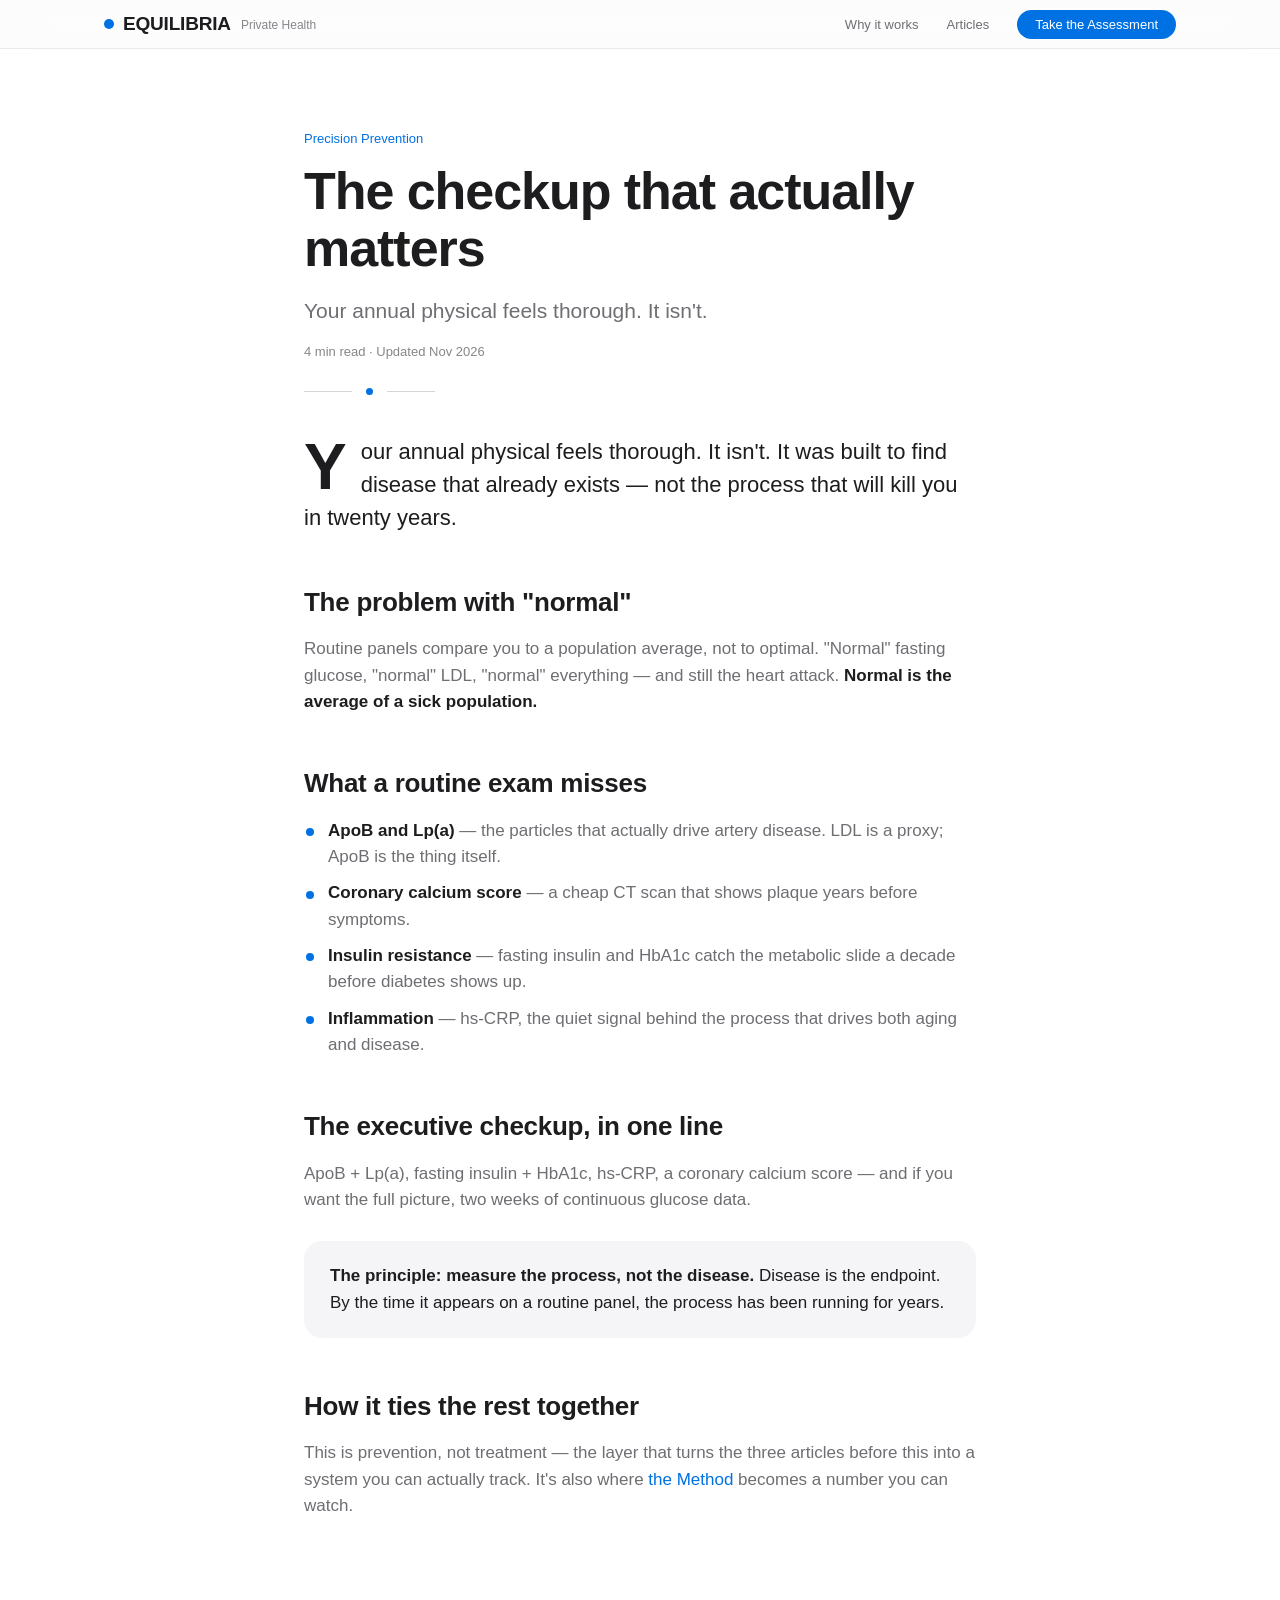
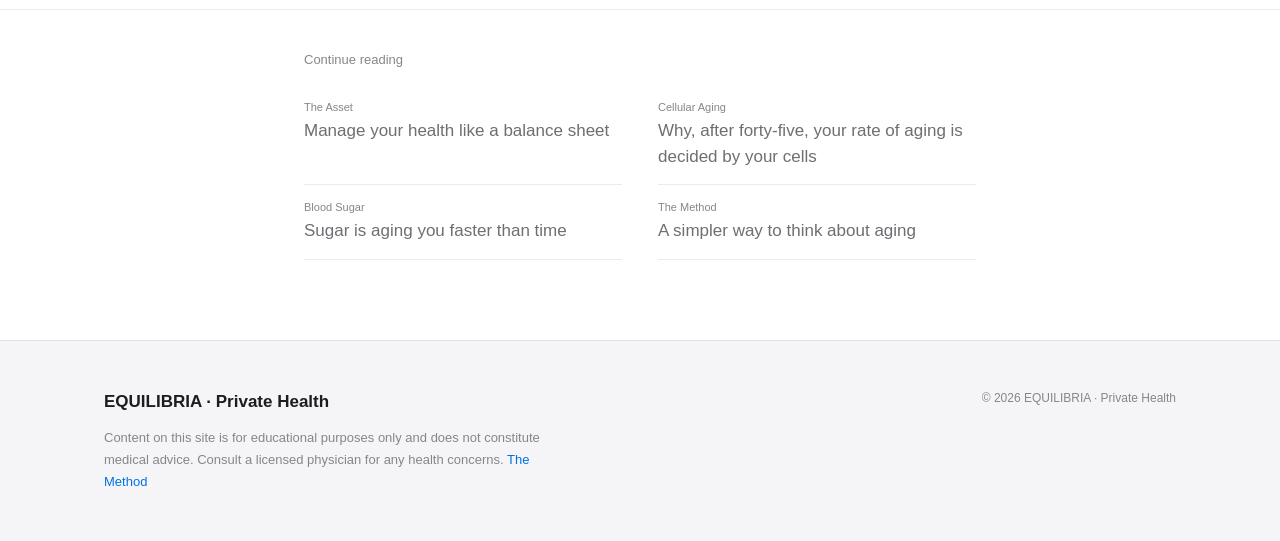
<file: article-4.html>
<!DOCTYPE html>
<html lang="en">
<head>
  <meta charset="UTF-8">
  <meta name="viewport" content="width=device-width, initial-scale=1.0">
  <title>The checkup that actually matters · EQUILIBRIA</title>
  <meta name="description" content="Your annual physical gives you a false sense of safety. Here's what a routine panel doesn't measure — and the executive checkup that catches it early.">
  <link rel="preconnect" href="https://fonts.googleapis.com">
  <link rel="preconnect" href="https://fonts.gstatic.com" crossorigin>
  <link href="https://fonts.googleapis.com/css2?family=Playfair+Display:wght@500;600&family=Inter:wght@400;500&display=swap" rel="stylesheet">
  <link rel="icon" type="image/svg+xml" href="assets/favicon.svg">
  <link rel="stylesheet" href="assets/styles.css">
</head>
<body>

  <nav class="nav">
    <div class="container nav__inner">
      <a href="index.html" class="brand">
        <span class="brand__mark">EQUILIBRIA</span>
        <span class="brand__sub">Private Health</span>
      </a>
      <ul class="nav__links">
        <li><a href="method.html">Why it works</a></li>
        <li><a href="index.html#articles">Articles</a></li>
        <li><a href="quiz.html" class="nav__cta">Take the Assessment</a></li>
      </ul>
    </div>
  </nav>

  <header class="article-header">
    <div class="container container--narrow">
      <div class="article-header__tag" data-reveal>Precision Prevention</div>
      <h1 class="article-header__title" data-reveal>The checkup that actually matters</h1>
      <p class="article-header__dek" data-reveal>Your annual physical feels thorough. It isn't.</p>
      <p class="article-meta" data-reveal>4 min read · Updated Nov 2026</p>
      <div class="ornament" aria-hidden="true" data-reveal><span></span></div>
    </div>
  </header>

  <div class="article-body">
    <div class="container container--narrow">

      <p class="lead" data-reveal>Your annual physical feels thorough. It isn't. It was built to find disease that already exists — not the process that will kill you in twenty years.</p>

      <h2 data-reveal>The problem with "normal"</h2>
      <p data-reveal>Routine panels compare you to a population average, not to optimal. "Normal" fasting glucose, "normal" LDL, "normal" everything — and still the heart attack. <strong>Normal is the average of a sick population.</strong></p>

      <h2 data-reveal>What a routine exam misses</h2>
      <ul>
        <li data-reveal><strong>ApoB and Lp(a)</strong> — the particles that actually drive artery disease. LDL is a proxy; ApoB is the thing itself.</li>
        <li data-reveal><strong>Coronary calcium score</strong> — a cheap CT scan that shows plaque years before symptoms.</li>
        <li data-reveal><strong>Insulin resistance</strong> — fasting insulin and HbA1c catch the metabolic slide a decade before diabetes shows up.</li>
        <li data-reveal><strong>Inflammation</strong> — hs-CRP, the quiet signal behind the process that drives both aging and disease.</li>
      </ul>

      <h2 data-reveal>The executive checkup, in one line</h2>
      <p data-reveal>ApoB + Lp(a), fasting insulin + HbA1c, hs-CRP, a coronary calcium score — and if you want the full picture, two weeks of continuous glucose data.</p>

      <div class="callout" data-reveal>
        <p><strong>The principle: measure the process, not the disease.</strong> Disease is the endpoint. By the time it appears on a routine panel, the process has been running for years.</p>
      </div>

      <h2 data-reveal>How it ties the rest together</h2>
      <p data-reveal>This is prevention, not treatment — the layer that turns the three articles before this into a system you can actually track. It's also where <a href="method.html">the Method</a> becomes a number you can watch.</p>

    </div>
  </div>

  <div class="article-footer">
    <div class="container container--narrow">
      <div class="article-footer__next" data-reveal>Continue reading</div>
      <div class="related__grid">
        <div class="related__item" data-reveal><a href="article-6.html"><span class="related__tag">The Asset</span>Manage your health like a balance sheet</a></div>
        <div class="related__item" data-reveal><a href="article-1.html"><span class="related__tag">Cellular Aging</span>Why, after forty-five, your rate of aging is decided by your cells</a></div>
        <div class="related__item" data-reveal><a href="article-3.html"><span class="related__tag">Blood Sugar</span>Sugar is aging you faster than time</a></div>
        <div class="related__item" data-reveal><a href="method.html"><span class="related__tag">The Method</span>A simpler way to think about aging</a></div>
      </div>
    </div>
  </div>

  <footer class="footer">
    <div class="container footer__inner">
      <div>
        <div class="footer__brand">EQUILIBRIA · Private Health</div>
        <p class="footer__note">Content on this site is for educational purposes only and does not constitute medical advice. Consult a licensed physician for any health concerns. <a href="method.html">The Method</a></p>
      </div>
      <div class="footer__copyright">© 2026 EQUILIBRIA · Private Health</div>
    </div>
  </footer>

  <script src="assets/main.js"></script>
</body>
</html>
</file>
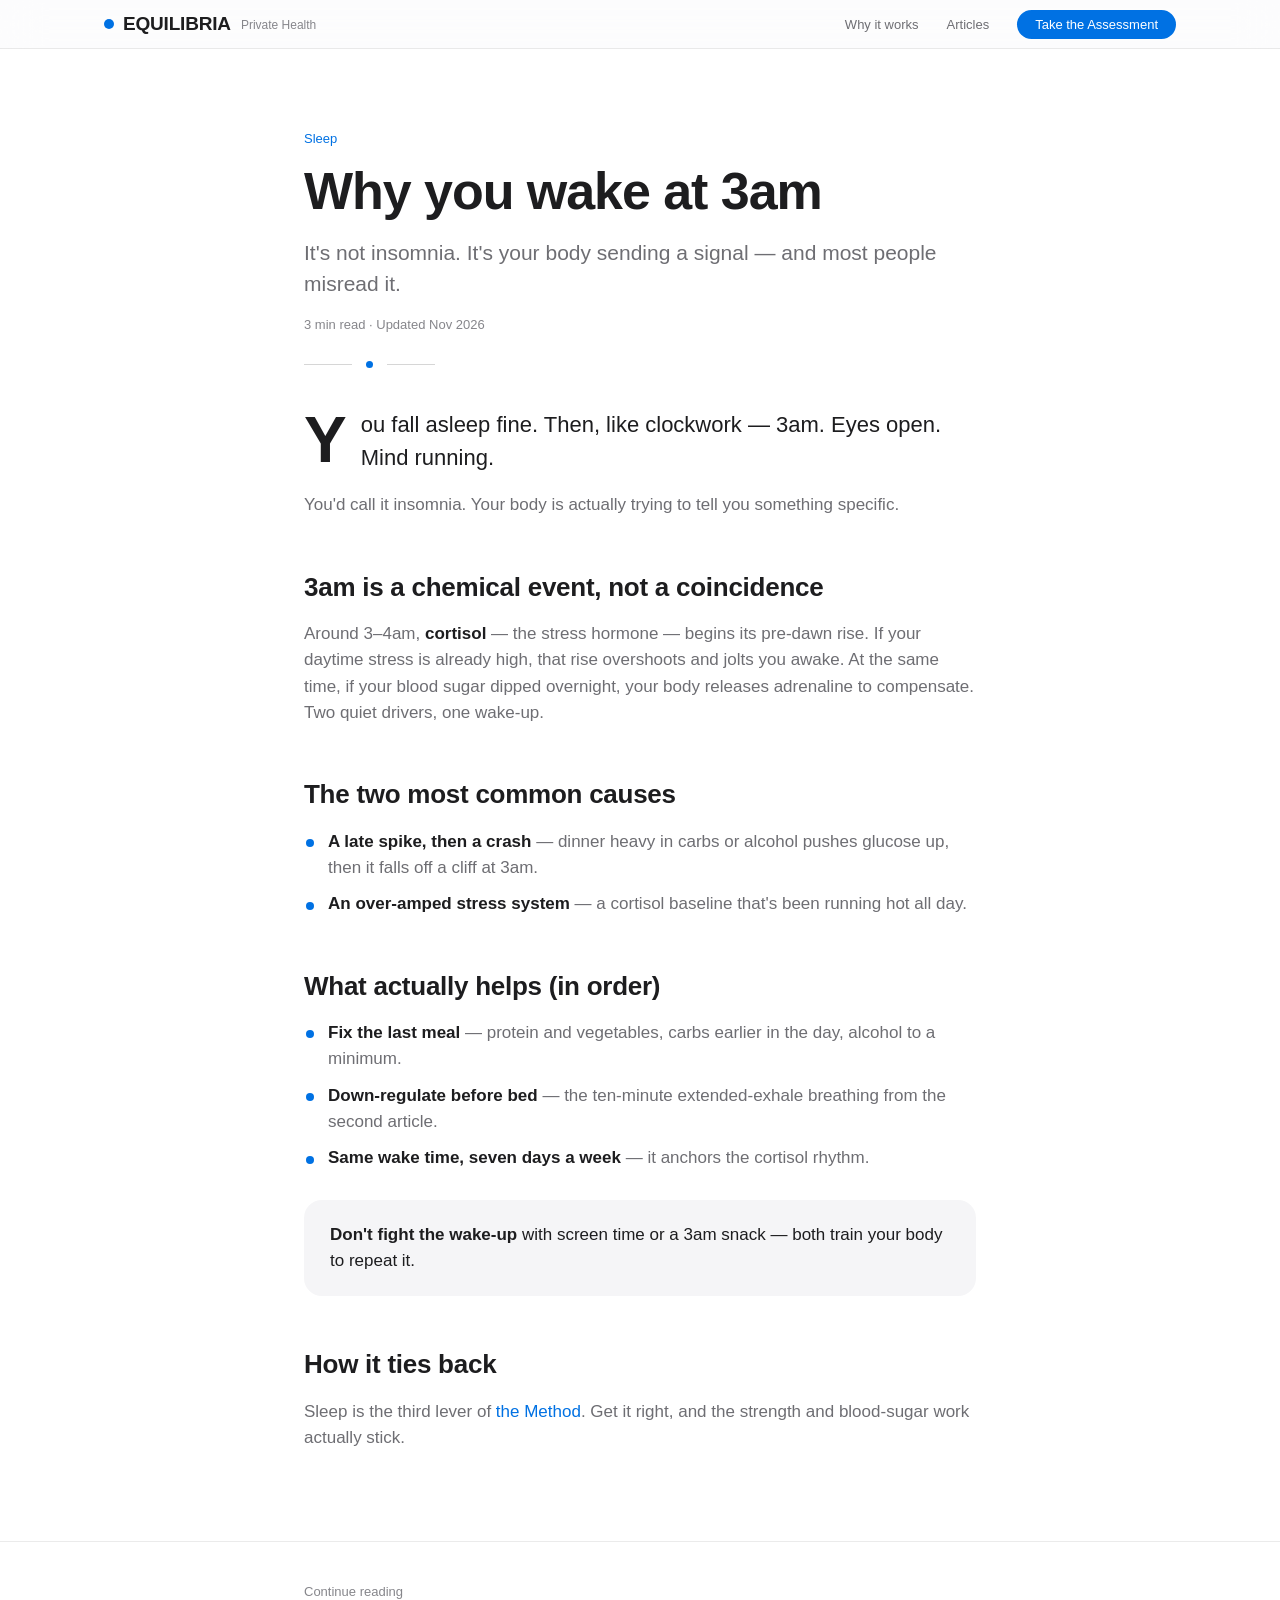
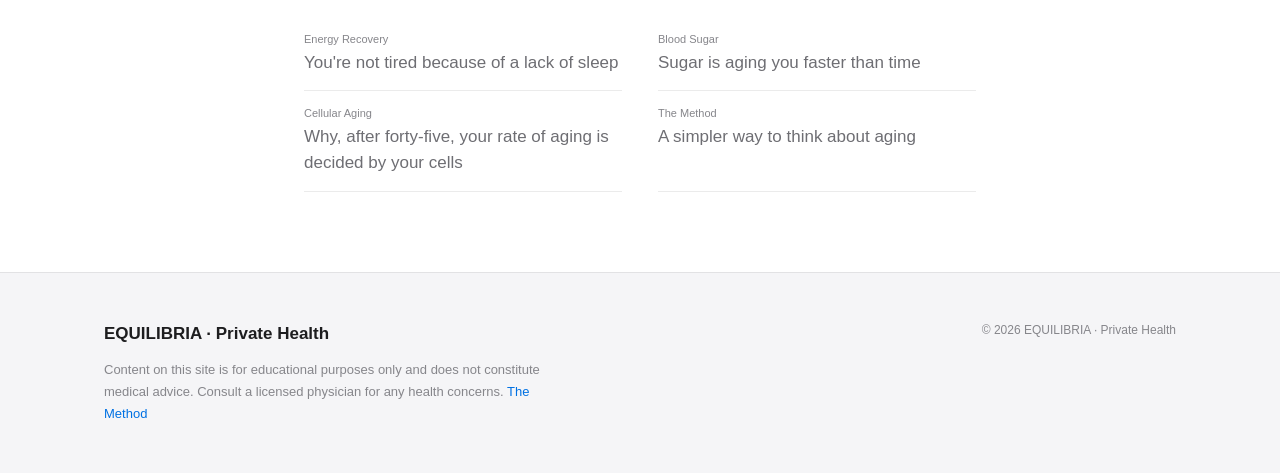
<file: article-5.html>
<!DOCTYPE html>
<html lang="en">
<head>
  <meta charset="UTF-8">
  <meta name="viewport" content="width=device-width, initial-scale=1.0">
  <title>Why you wake at 3am · EQUILIBRIA</title>
  <meta name="description" content="Waking at 3am isn't insomnia — it's your body sending a specific signal, and most people misread it.">
  <link rel="preconnect" href="https://fonts.googleapis.com">
  <link rel="preconnect" href="https://fonts.gstatic.com" crossorigin>
  <link href="https://fonts.googleapis.com/css2?family=Playfair+Display:wght@500;600&family=Inter:wght@400;500&display=swap" rel="stylesheet">
  <link rel="icon" type="image/svg+xml" href="assets/favicon.svg">
  <link rel="stylesheet" href="assets/styles.css">
</head>
<body>

  <nav class="nav">
    <div class="container nav__inner">
      <a href="index.html" class="brand">
        <span class="brand__mark">EQUILIBRIA</span>
        <span class="brand__sub">Private Health</span>
      </a>
      <ul class="nav__links">
        <li><a href="method.html">Why it works</a></li>
        <li><a href="index.html#articles">Articles</a></li>
        <li><a href="quiz.html" class="nav__cta">Take the Assessment</a></li>
      </ul>
    </div>
  </nav>

  <header class="article-header">
    <div class="container container--narrow">
      <div class="article-header__tag" data-reveal>Sleep</div>
      <h1 class="article-header__title" data-reveal>Why you wake at 3am</h1>
      <p class="article-header__dek" data-reveal>It's not insomnia. It's your body sending a signal — and most people misread it.</p>
      <p class="article-meta" data-reveal>3 min read · Updated Nov 2026</p>
      <div class="ornament" aria-hidden="true" data-reveal><span></span></div>
    </div>
  </header>

  <div class="article-body">
    <div class="container container--narrow">

      <p class="lead" data-reveal>You fall asleep fine. Then, like clockwork — 3am. Eyes open. Mind running.</p>
      <p data-reveal>You'd call it insomnia. Your body is actually trying to tell you something specific.</p>

      <h2 data-reveal>3am is a chemical event, not a coincidence</h2>
      <p data-reveal>Around 3–4am, <strong>cortisol</strong> — the stress hormone — begins its pre-dawn rise. If your daytime stress is already high, that rise overshoots and jolts you awake. At the same time, if your blood sugar dipped overnight, your body releases adrenaline to compensate. Two quiet drivers, one wake-up.</p>

      <h2 data-reveal>The two most common causes</h2>
      <ul>
        <li data-reveal><strong>A late spike, then a crash</strong> — dinner heavy in carbs or alcohol pushes glucose up, then it falls off a cliff at 3am.</li>
        <li data-reveal><strong>An over-amped stress system</strong> — a cortisol baseline that's been running hot all day.</li>
      </ul>

      <h2 data-reveal>What actually helps (in order)</h2>
      <ul>
        <li data-reveal><strong>Fix the last meal</strong> — protein and vegetables, carbs earlier in the day, alcohol to a minimum.</li>
        <li data-reveal><strong>Down-regulate before bed</strong> — the ten-minute extended-exhale breathing from the second article.</li>
        <li data-reveal><strong>Same wake time, seven days a week</strong> — it anchors the cortisol rhythm.</li>
      </ul>

      <div class="callout" data-reveal>
        <p><strong>Don't fight the wake-up</strong> with screen time or a 3am snack — both train your body to repeat it.</p>
      </div>

      <h2 data-reveal>How it ties back</h2>
      <p data-reveal>Sleep is the third lever of <a href="method.html">the Method</a>. Get it right, and the strength and blood-sugar work actually stick.</p>

    </div>
  </div>

  <div class="article-footer">
    <div class="container container--narrow">
      <div class="article-footer__next" data-reveal>Continue reading</div>
      <div class="related__grid">
        <div class="related__item" data-reveal><a href="article-2.html"><span class="related__tag">Energy Recovery</span>You're not tired because of a lack of sleep</a></div>
        <div class="related__item" data-reveal><a href="article-3.html"><span class="related__tag">Blood Sugar</span>Sugar is aging you faster than time</a></div>
        <div class="related__item" data-reveal><a href="article-1.html"><span class="related__tag">Cellular Aging</span>Why, after forty-five, your rate of aging is decided by your cells</a></div>
        <div class="related__item" data-reveal><a href="method.html"><span class="related__tag">The Method</span>A simpler way to think about aging</a></div>
      </div>
    </div>
  </div>

  <footer class="footer">
    <div class="container footer__inner">
      <div>
        <div class="footer__brand">EQUILIBRIA · Private Health</div>
        <p class="footer__note">Content on this site is for educational purposes only and does not constitute medical advice. Consult a licensed physician for any health concerns. <a href="method.html">The Method</a></p>
      </div>
      <div class="footer__copyright">© 2026 EQUILIBRIA · Private Health</div>
    </div>
  </footer>

  <script src="assets/main.js"></script>
</body>
</html>
</file>
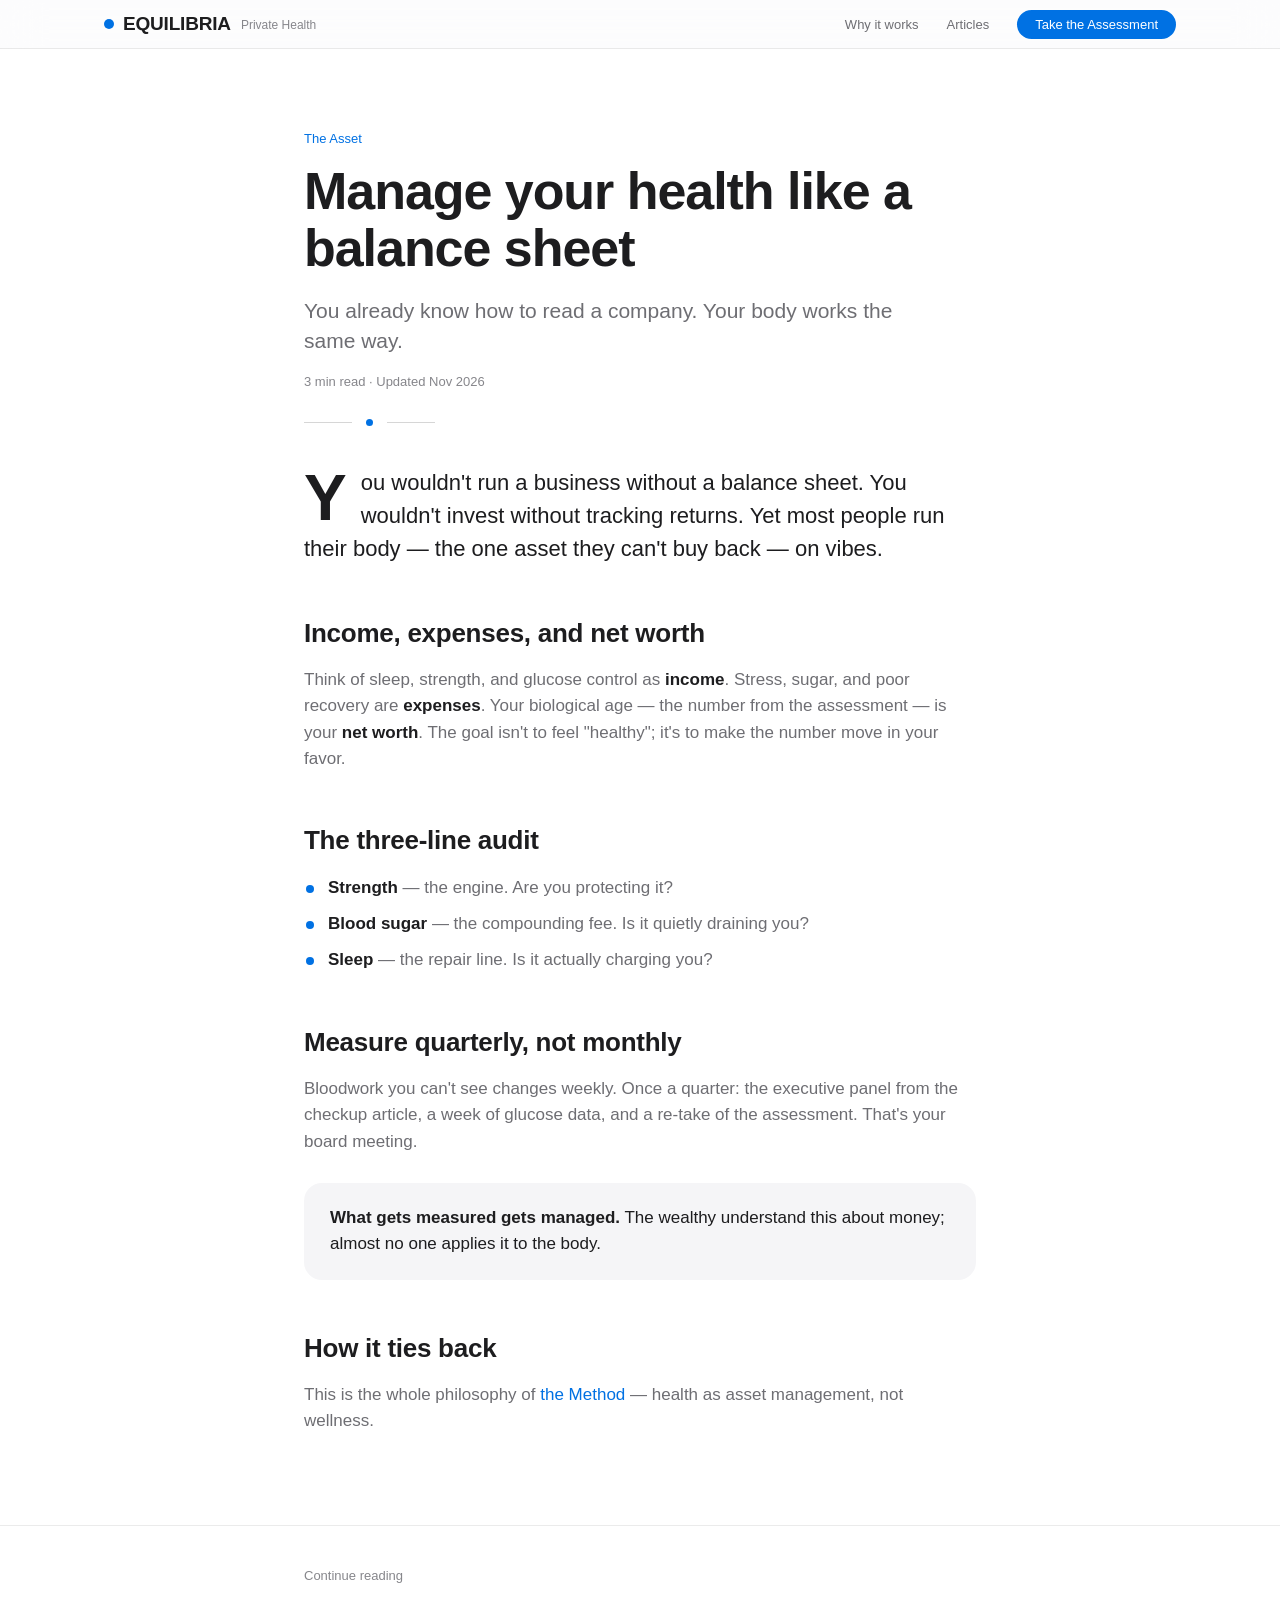
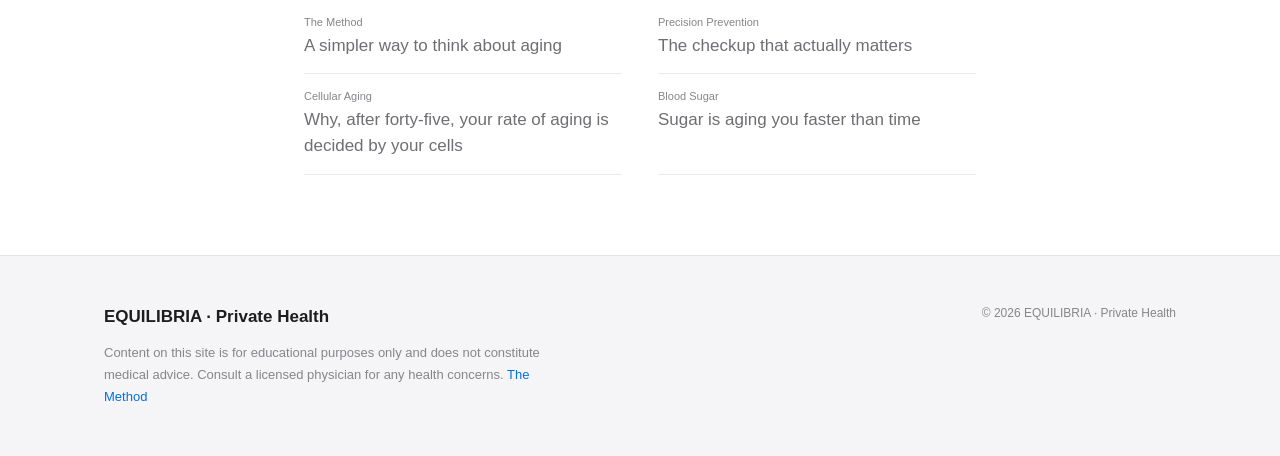
<file: article-6.html>
<!DOCTYPE html>
<html lang="en">
<head>
  <meta charset="UTF-8">
  <meta name="viewport" content="width=device-width, initial-scale=1.0">
  <title>Manage your health like a balance sheet · EQUILIBRIA</title>
  <meta name="description" content="You already know how to read a company. Your body works the same way — income, expenses, and net worth.">
  <link rel="preconnect" href="https://fonts.googleapis.com">
  <link rel="preconnect" href="https://fonts.gstatic.com" crossorigin>
  <link href="https://fonts.googleapis.com/css2?family=Playfair+Display:wght@500;600&family=Inter:wght@400;500&display=swap" rel="stylesheet">
  <link rel="icon" type="image/svg+xml" href="assets/favicon.svg">
  <link rel="stylesheet" href="assets/styles.css">
</head>
<body>

  <nav class="nav">
    <div class="container nav__inner">
      <a href="index.html" class="brand">
        <span class="brand__mark">EQUILIBRIA</span>
        <span class="brand__sub">Private Health</span>
      </a>
      <ul class="nav__links">
        <li><a href="method.html">Why it works</a></li>
        <li><a href="index.html#articles">Articles</a></li>
        <li><a href="quiz.html" class="nav__cta">Take the Assessment</a></li>
      </ul>
    </div>
  </nav>

  <header class="article-header">
    <div class="container container--narrow">
      <div class="article-header__tag" data-reveal>The Asset</div>
      <h1 class="article-header__title" data-reveal>Manage your health like a balance sheet</h1>
      <p class="article-header__dek" data-reveal>You already know how to read a company. Your body works the same way.</p>
      <p class="article-meta" data-reveal>3 min read · Updated Nov 2026</p>
      <div class="ornament" aria-hidden="true" data-reveal><span></span></div>
    </div>
  </header>

  <div class="article-body">
    <div class="container container--narrow">

      <p class="lead" data-reveal>You wouldn't run a business without a balance sheet. You wouldn't invest without tracking returns. Yet most people run their body — the one asset they can't buy back — on vibes.</p>

      <h2 data-reveal>Income, expenses, and net worth</h2>
      <p data-reveal>Think of sleep, strength, and glucose control as <strong>income</strong>. Stress, sugar, and poor recovery are <strong>expenses</strong>. Your biological age — the number from the assessment — is your <strong>net worth</strong>. The goal isn't to feel "healthy"; it's to make the number move in your favor.</p>

      <h2 data-reveal>The three-line audit</h2>
      <ul>
        <li data-reveal><strong>Strength</strong> — the engine. Are you protecting it?</li>
        <li data-reveal><strong>Blood sugar</strong> — the compounding fee. Is it quietly draining you?</li>
        <li data-reveal><strong>Sleep</strong> — the repair line. Is it actually charging you?</li>
      </ul>

      <h2 data-reveal>Measure quarterly, not monthly</h2>
      <p data-reveal>Bloodwork you can't see changes weekly. Once a quarter: the executive panel from the checkup article, a week of glucose data, and a re-take of the assessment. That's your board meeting.</p>

      <div class="callout" data-reveal>
        <p><strong>What gets measured gets managed.</strong> The wealthy understand this about money; almost no one applies it to the body.</p>
      </div>

      <h2 data-reveal>How it ties back</h2>
      <p data-reveal>This is the whole philosophy of <a href="method.html">the Method</a> — health as asset management, not wellness.</p>

    </div>
  </div>

  <div class="article-footer">
    <div class="container container--narrow">
      <div class="article-footer__next" data-reveal>Continue reading</div>
      <div class="related__grid">
        <div class="related__item" data-reveal><a href="method.html"><span class="related__tag">The Method</span>A simpler way to think about aging</a></div>
        <div class="related__item" data-reveal><a href="article-4.html"><span class="related__tag">Precision Prevention</span>The checkup that actually matters</a></div>
        <div class="related__item" data-reveal><a href="article-1.html"><span class="related__tag">Cellular Aging</span>Why, after forty-five, your rate of aging is decided by your cells</a></div>
        <div class="related__item" data-reveal><a href="article-3.html"><span class="related__tag">Blood Sugar</span>Sugar is aging you faster than time</a></div>
      </div>
    </div>
  </div>

  <footer class="footer">
    <div class="container footer__inner">
      <div>
        <div class="footer__brand">EQUILIBRIA · Private Health</div>
        <p class="footer__note">Content on this site is for educational purposes only and does not constitute medical advice. Consult a licensed physician for any health concerns. <a href="method.html">The Method</a></p>
      </div>
      <div class="footer__copyright">© 2026 EQUILIBRIA · Private Health</div>
    </div>
  </footer>

  <script src="assets/main.js"></script>
</body>
</html>
</file>
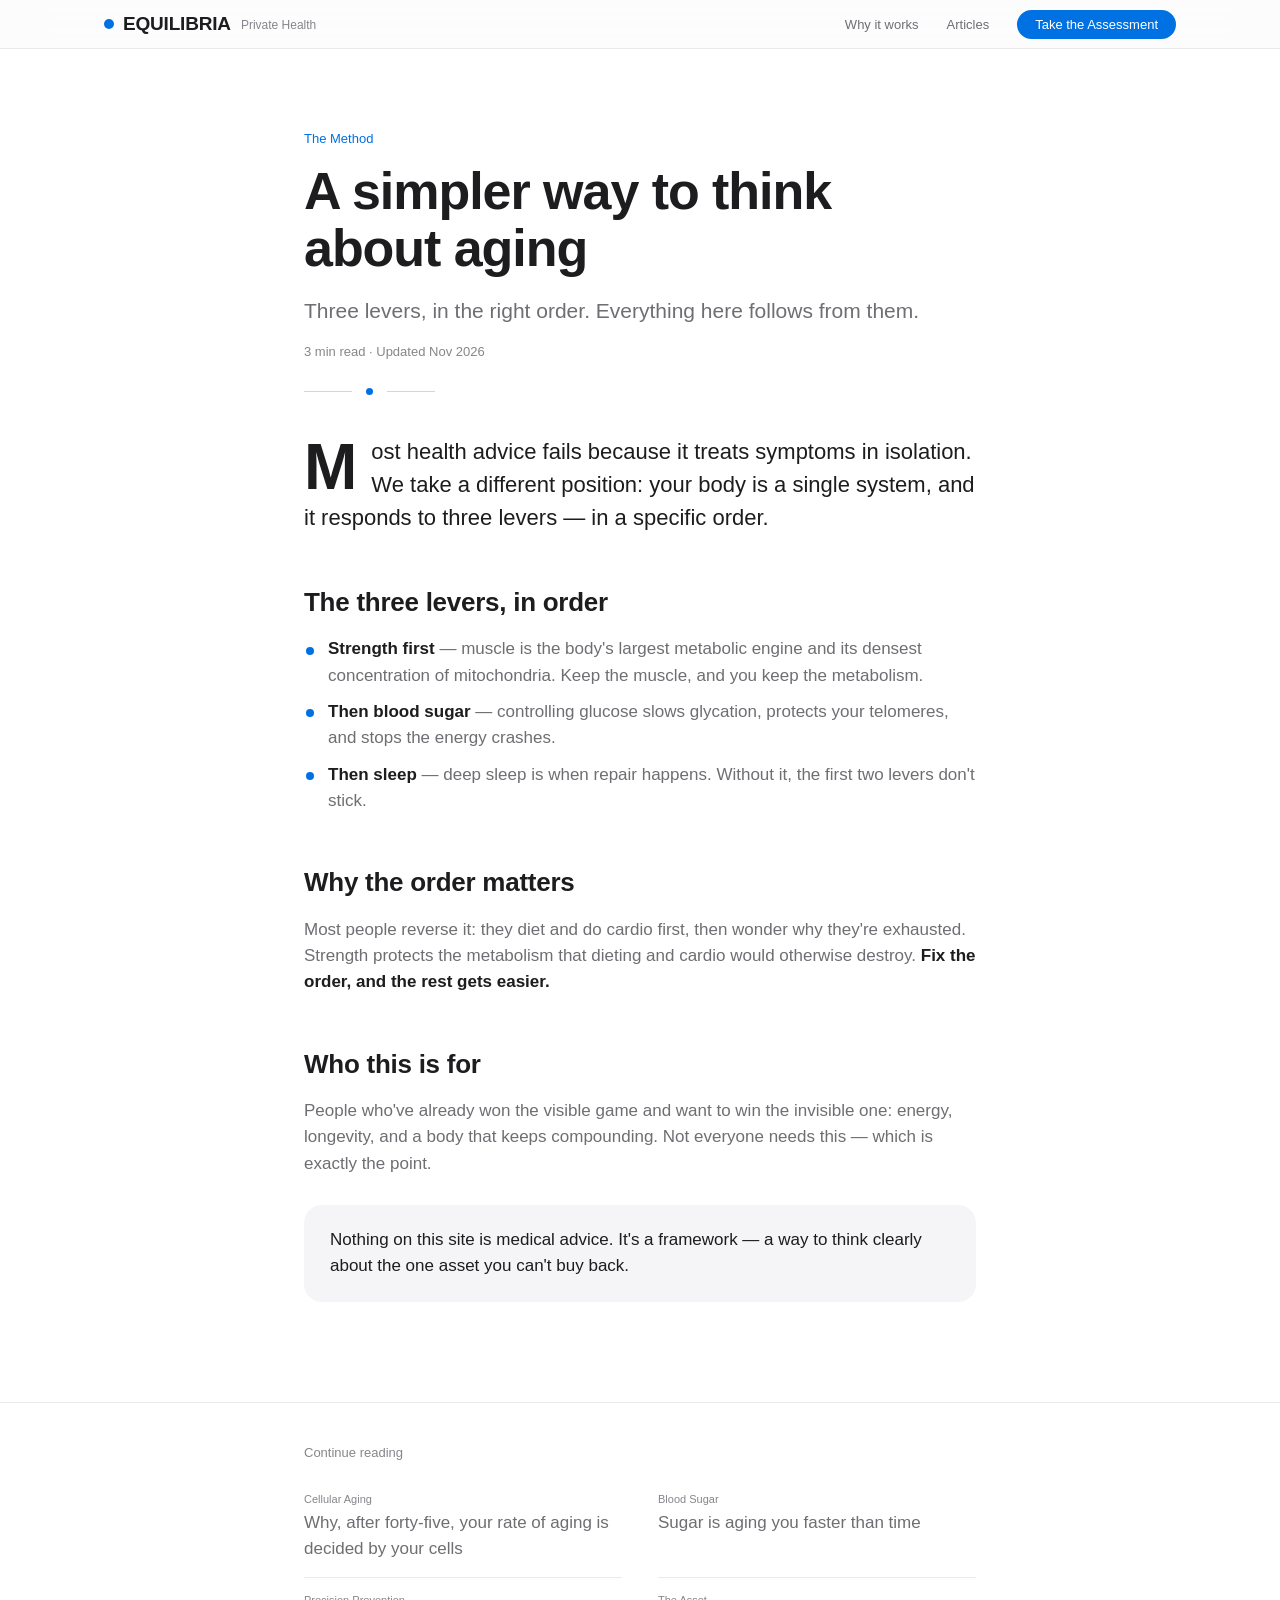
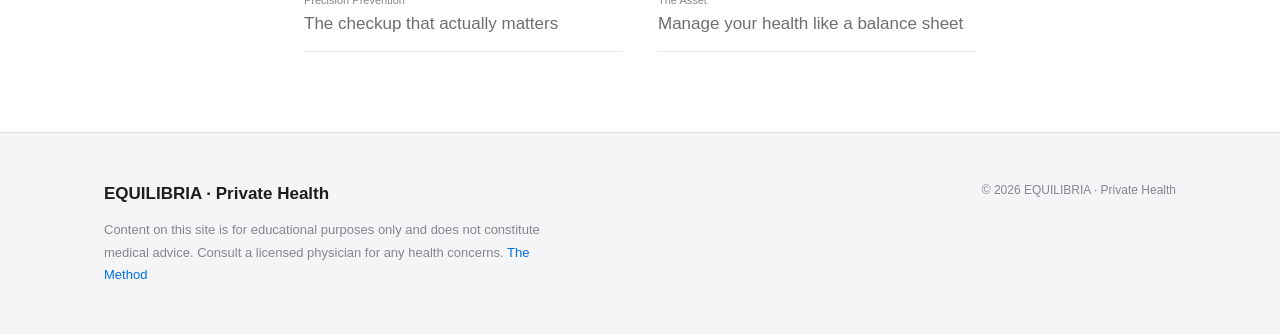
<file: method.html>
<!DOCTYPE html>
<html lang="en">
<head>
  <meta charset="UTF-8">
  <meta name="viewport" content="width=device-width, initial-scale=1.0">
  <title>The Method · EQUILIBRIA</title>
  <meta name="description" content="Three levers, in the right order: strength first, then blood sugar, then sleep. Everything on this site follows from them.">
  <link rel="preconnect" href="https://fonts.googleapis.com">
  <link rel="preconnect" href="https://fonts.gstatic.com" crossorigin>
  <link href="https://fonts.googleapis.com/css2?family=Playfair+Display:wght@500;600&family=Inter:wght@400;500&display=swap" rel="stylesheet">
  <link rel="icon" type="image/svg+xml" href="assets/favicon.svg">
  <link rel="stylesheet" href="assets/styles.css">
</head>
<body>

  <nav class="nav">
    <div class="container nav__inner">
      <a href="index.html" class="brand">
        <span class="brand__mark">EQUILIBRIA</span>
        <span class="brand__sub">Private Health</span>
      </a>
      <ul class="nav__links">
        <li><a href="method.html">Why it works</a></li>
        <li><a href="index.html#articles">Articles</a></li>
        <li><a href="quiz.html" class="nav__cta">Take the Assessment</a></li>
      </ul>
    </div>
  </nav>

  <header class="article-header">
    <div class="container container--narrow">
      <div class="article-header__tag" data-reveal>The Method</div>
      <h1 class="article-header__title" data-reveal>A simpler way to think about aging</h1>
      <p class="article-header__dek" data-reveal>Three levers, in the right order. Everything here follows from them.</p>
      <p class="article-meta" data-reveal>3 min read · Updated Nov 2026</p>
      <div class="ornament" aria-hidden="true" data-reveal><span></span></div>
    </div>
  </header>

  <div class="article-body">
    <div class="container container--narrow">

      <p class="lead" data-reveal>Most health advice fails because it treats symptoms in isolation. We take a different position: your body is a single system, and it responds to three levers — in a specific order.</p>

      <h2 data-reveal>The three levers, in order</h2>
      <ul>
        <li data-reveal><strong>Strength first</strong> — muscle is the body's largest metabolic engine and its densest concentration of mitochondria. Keep the muscle, and you keep the metabolism.</li>
        <li data-reveal><strong>Then blood sugar</strong> — controlling glucose slows glycation, protects your telomeres, and stops the energy crashes.</li>
        <li data-reveal><strong>Then sleep</strong> — deep sleep is when repair happens. Without it, the first two levers don't stick.</li>
      </ul>

      <h2 data-reveal>Why the order matters</h2>
      <p data-reveal>Most people reverse it: they diet and do cardio first, then wonder why they're exhausted. Strength protects the metabolism that dieting and cardio would otherwise destroy. <strong>Fix the order, and the rest gets easier.</strong></p>

      <h2 data-reveal>Who this is for</h2>
      <p data-reveal>People who've already won the visible game and want to win the invisible one: energy, longevity, and a body that keeps compounding. Not everyone needs this — which is exactly the point.</p>

      <div class="callout" data-reveal>
        <p>Nothing on this site is medical advice. It's a framework — a way to think clearly about the one asset you can't buy back.</p>
      </div>

    </div>
  </div>

  <div class="article-footer">
    <div class="container container--narrow">
      <div class="article-footer__next" data-reveal>Continue reading</div>
      <div class="related__grid">
        <div class="related__item" data-reveal><a href="article-1.html"><span class="related__tag">Cellular Aging</span>Why, after forty-five, your rate of aging is decided by your cells</a></div>
        <div class="related__item" data-reveal><a href="article-3.html"><span class="related__tag">Blood Sugar</span>Sugar is aging you faster than time</a></div>
        <div class="related__item" data-reveal><a href="article-4.html"><span class="related__tag">Precision Prevention</span>The checkup that actually matters</a></div>
        <div class="related__item" data-reveal><a href="article-6.html"><span class="related__tag">The Asset</span>Manage your health like a balance sheet</a></div>
      </div>
    </div>
  </div>

  <footer class="footer">
    <div class="container footer__inner">
      <div>
        <div class="footer__brand">EQUILIBRIA · Private Health</div>
        <p class="footer__note">Content on this site is for educational purposes only and does not constitute medical advice. Consult a licensed physician for any health concerns. <a href="method.html">The Method</a></p>
      </div>
      <div class="footer__copyright">© 2026 EQUILIBRIA · Private Health</div>
    </div>
  </footer>

  <script src="assets/main.js"></script>
</body>
</html>
</file>
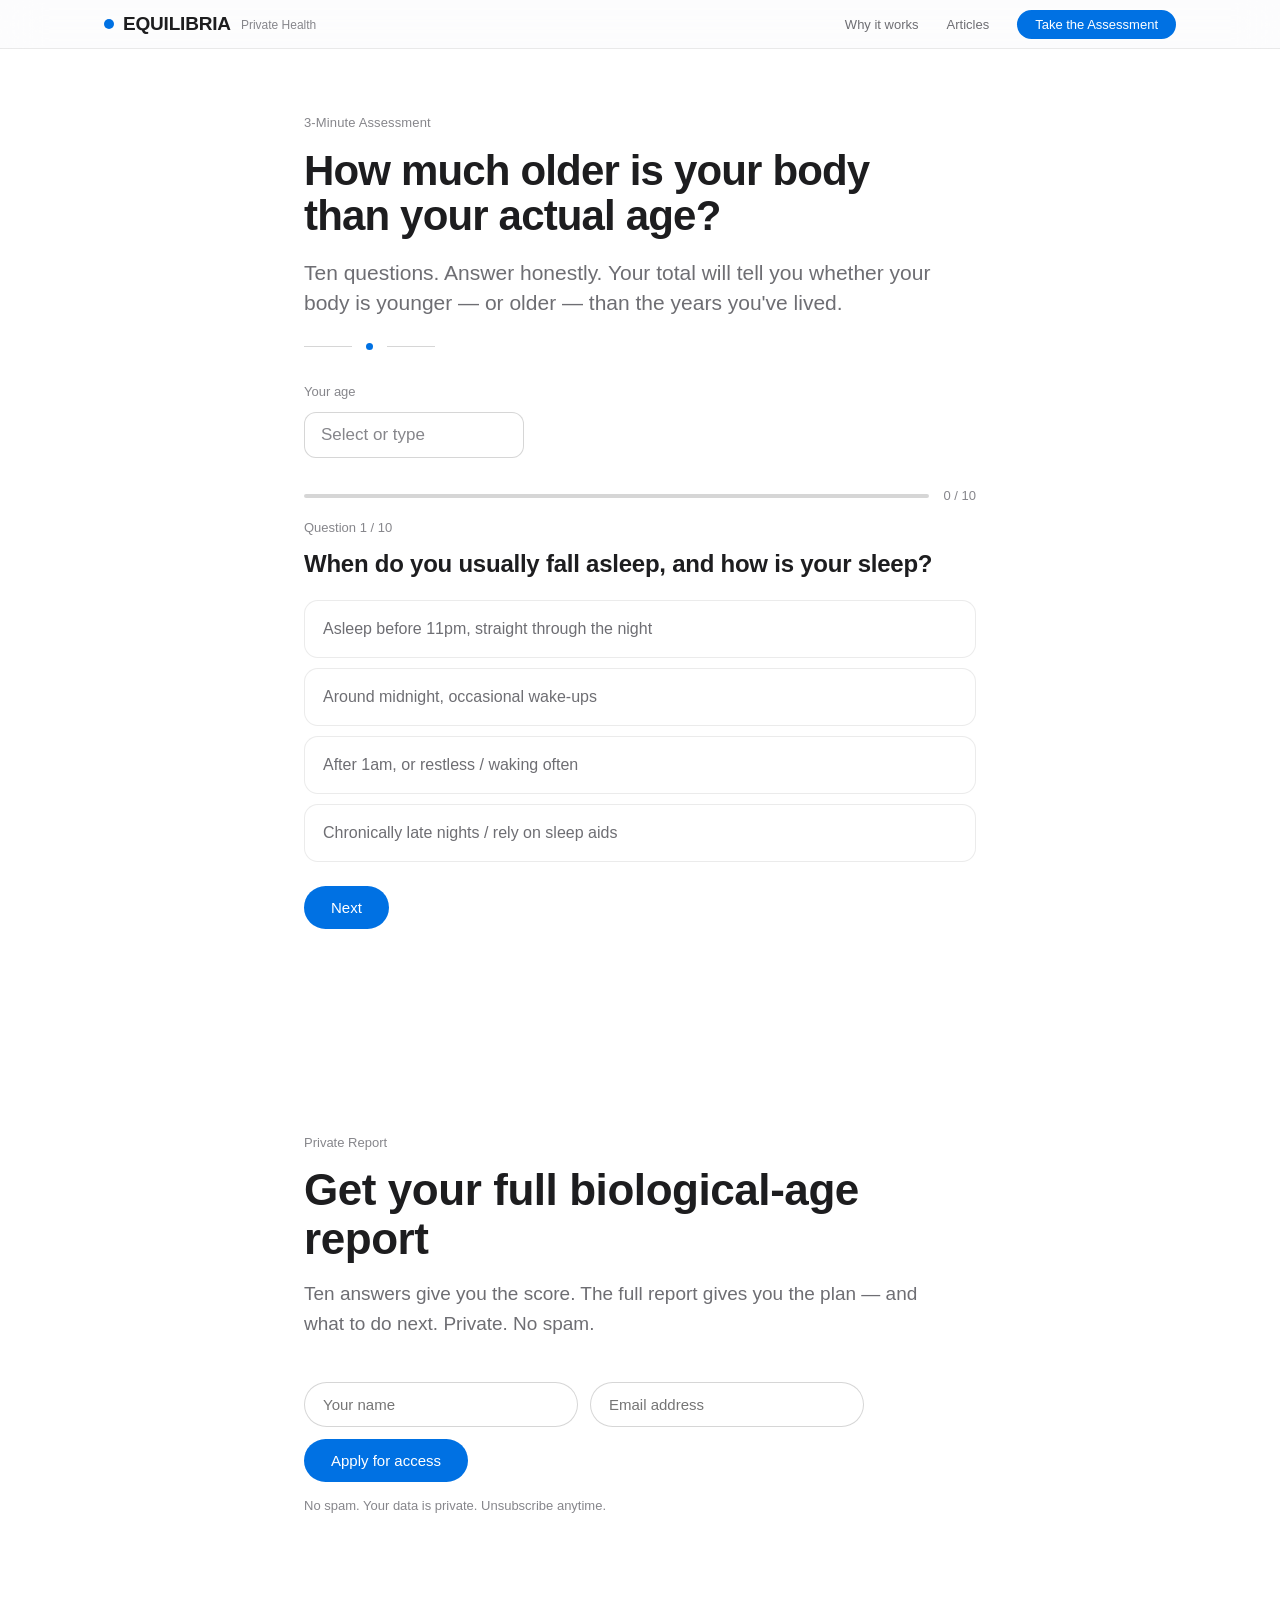
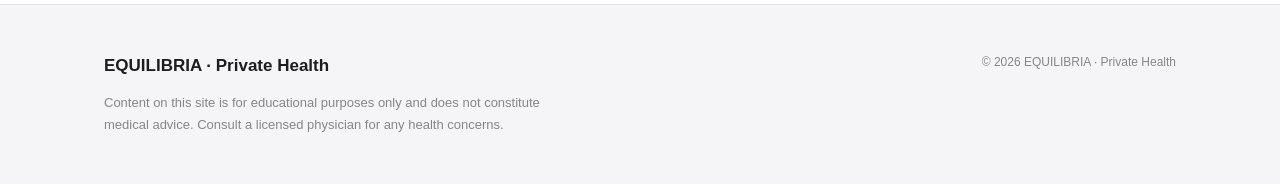
<file: quiz.html>
<!DOCTYPE html>
<html lang="en">
<head>
  <meta charset="UTF-8">
  <meta name="viewport" content="width=device-width, initial-scale=1.0">
  <title>Biological Age Assessment · EQUILIBRIA</title>
  <meta name="description" content="Estimate your biological age in three minutes. Ten questions to see whether your body is younger — or older — than your actual age.">
  <link rel="preconnect" href="https://fonts.googleapis.com">
  <link rel="preconnect" href="https://fonts.gstatic.com" crossorigin>
  <link href="https://fonts.googleapis.com/css2?family=Playfair+Display:wght@500;600&family=Inter:wght@400;500&display=swap" rel="stylesheet">
  <link rel="icon" type="image/svg+xml" href="assets/favicon.svg">
  <link rel="stylesheet" href="assets/styles.css">
</head>
<body>

  <nav class="nav">
    <div class="container nav__inner">
      <a href="index.html" class="brand">
        <span class="brand__mark">EQUILIBRIA</span>
        <span class="brand__sub">Private Health</span>
      </a>
      <ul class="nav__links">
        <li><a href="method.html">Why it works</a></li>
        <li><a href="index.html#articles">Articles</a></li>
        <li><a href="quiz.html" class="nav__cta">Take the Assessment</a></li>
      </ul>
    </div>
  </nav>

  <main class="quiz" id="quiz">
    <div class="container container--narrow">

      <div class="quiz__intro" data-reveal>
<div class="eyebrow">3-Minute Assessment</div>
        <h1 class="hero__title" style="font-size: clamp(28px, 4vw, 42px);">How much older is your body than your actual age?</h1>
        <p class="hero__sub">Ten questions. Answer honestly. Your total will tell you whether your body is younger — or older — than the years you've lived.</p>
        <div class="ornament" aria-hidden="true"><span></span></div>
      </div>

      <div data-reveal style="margin-bottom: 28px;">
        <label class="quiz__q-label" for="quiz-age" style="display:block;">Your age</label>
        <input id="quiz-age" class="quiz__age-input" type="number" min="18" max="100" list="age-list" placeholder="Select or type">
        <datalist id="age-list"></datalist>
      </div>

      <div class="quiz__progress" data-reveal>
        <div class="quiz__progress-bar">
          <div class="quiz__progress-fill" id="quiz-progress-fill"></div>
        </div>
        <span class="quiz__progress-count" id="quiz-progress-count">0 / 10</span>
      </div>

      <div id="quiz-question"></div>
      <div id="quiz-result" class="result"></div>

    </div>
  </main>

  <section class="section" id="report">
    <div class="container container--narrow">
      <div class="section__label" data-reveal>Private Report</div>
      <h2 class="section__title" data-reveal>Get your full biological-age report</h2>
      <p class="section__lede" data-reveal>Ten answers give you the score. The full report gives you the plan — and what to do next. Private. No spam.</p>
      <form class="report-form" action="https://formspree.io/f/YOUR_FORM_ID" method="POST" data-reveal>
        <input type="text" name="name" placeholder="Your name" aria-label="Name" required>
        <input type="email" name="email" placeholder="Email address" aria-label="Email" required>
        <button type="submit" class="btn btn--primary">Apply for access</button>
      </form>
      <p class="report-note" data-reveal>No spam. Your data is private. Unsubscribe anytime.</p>
    </div>
  </section>

  <footer class="footer">
    <div class="container footer__inner">
      <div>
        <div class="footer__brand">EQUILIBRIA · Private Health</div>
        <p class="footer__note">Content on this site is for educational purposes only and does not constitute medical advice. Consult a licensed physician for any health concerns.</p>
      </div>
      <div class="footer__copyright">© 2026 EQUILIBRIA · Private Health</div>
    </div>
  </footer>

  <script src="assets/main.js"></script>
  <script src="assets/quiz.js"></script>
</body>
</html>
</file>
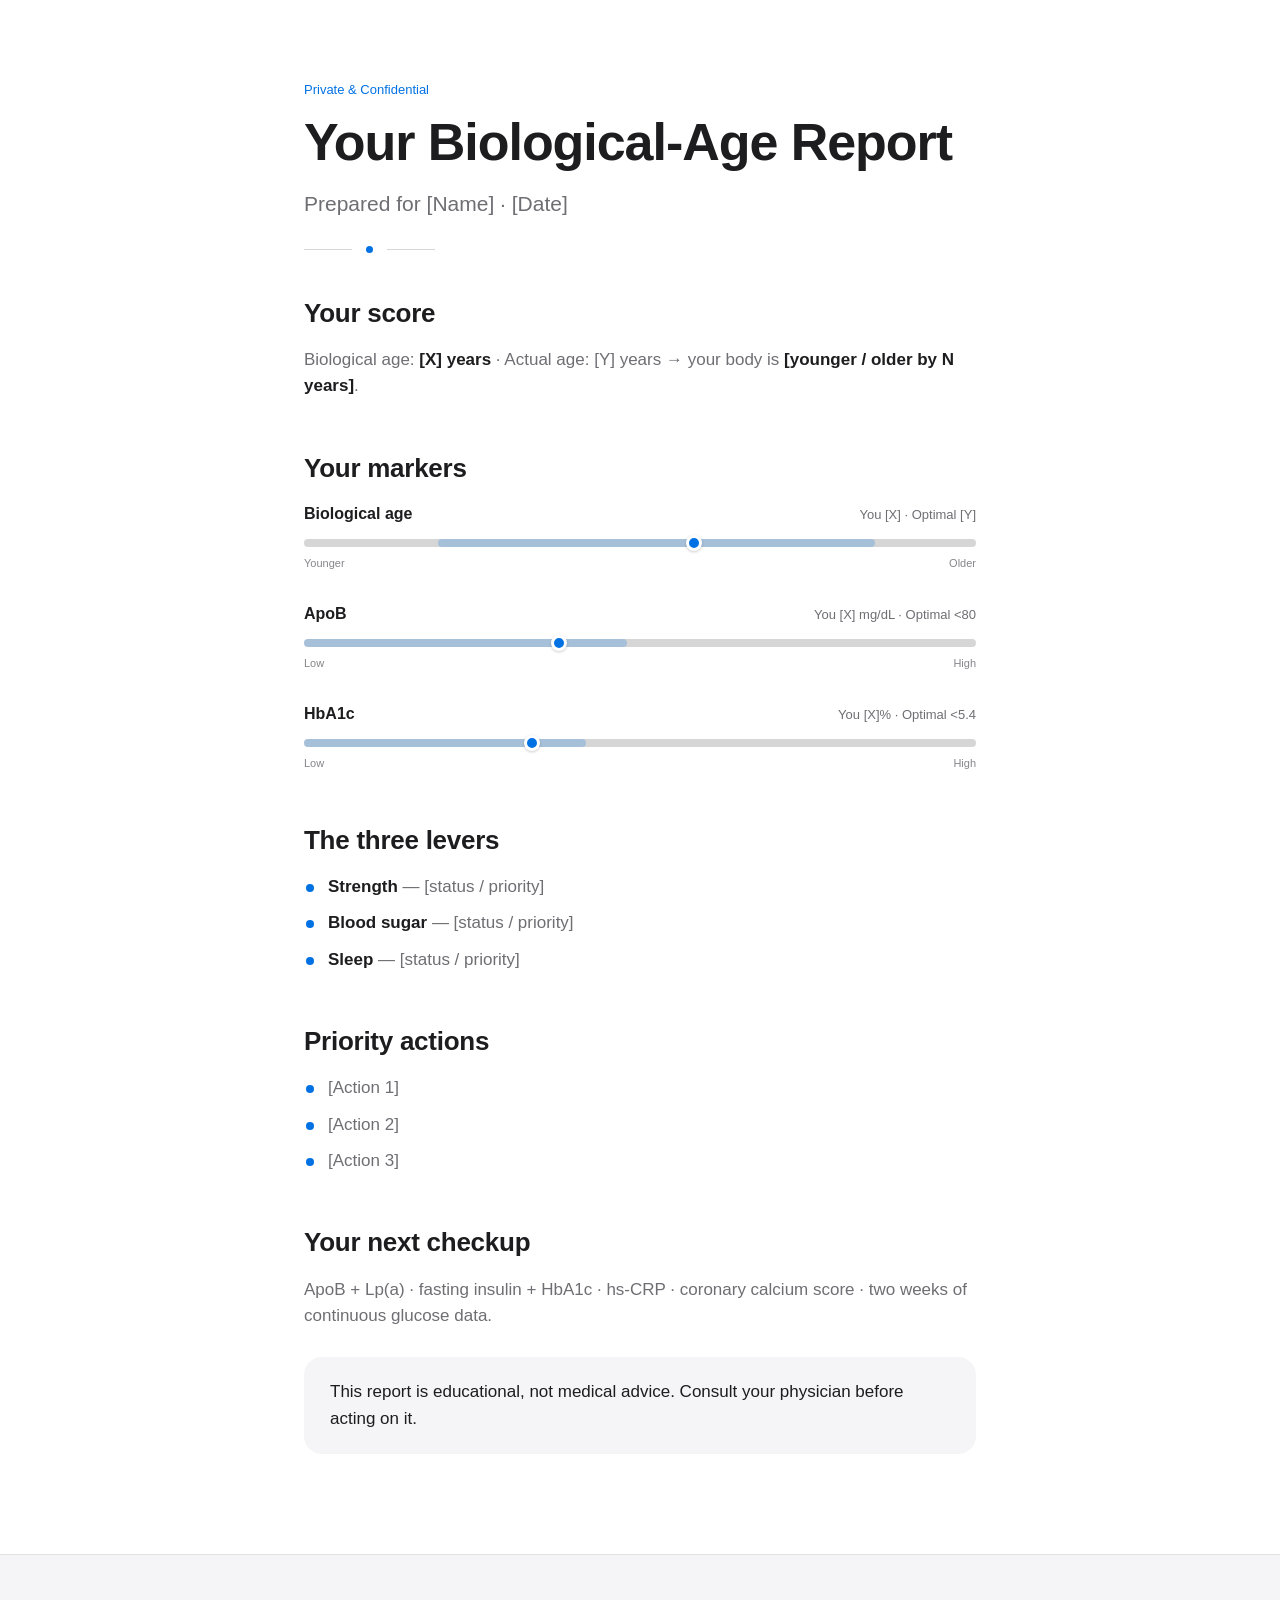
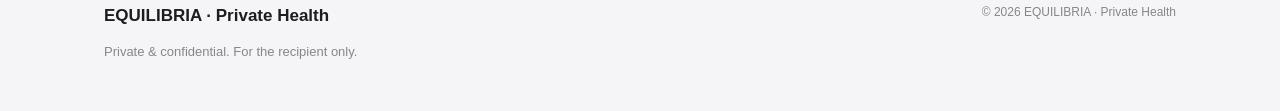
<file: report.html>
<!DOCTYPE html>
<html lang="en">
<head>
  <meta charset="UTF-8">
  <meta name="viewport" content="width=device-width, initial-scale=1.0">
  <title>Biological-Age Report · EQUILIBRIA</title>
  <link rel="preconnect" href="https://fonts.googleapis.com">
  <link rel="preconnect" href="https://fonts.gstatic.com" crossorigin>
  <link href="https://fonts.googleapis.com/css2?family=Playfair+Display:wght@500;600&family=Inter:wght@400;500&display=swap" rel="stylesheet">
  <link rel="icon" type="image/svg+xml" href="assets/favicon.svg">
  <link rel="stylesheet" href="assets/styles.css">
</head>
<body>

  <header class="article-header">
    <div class="container container--narrow">
      <div class="article-header__tag" data-reveal>Private &amp; Confidential</div>
      <h1 class="article-header__title" data-reveal>Your Biological-Age Report</h1>
      <p class="article-header__dek" data-reveal>Prepared for [Name] · [Date]</p>
      <div class="ornament" aria-hidden="true" data-reveal><span></span></div>
    </div>
  </header>

  <div class="article-body">
    <div class="container container--narrow">

      <h2 data-reveal>Your score</h2>
      <p data-reveal>Biological age: <strong>[X] years</strong> · Actual age: [Y] years → your body is <strong>[younger / older by N years]</strong>.</p>

      <h2 data-reveal>Your markers</h2>
      <div class="markers" data-reveal>
        <div class="marker">
          <div class="marker__head"><span class="marker__name">Biological age</span><span class="marker__value">You [X] · Optimal [Y]</span></div>
          <div class="marker__track"><div class="marker__zone" style="left:20%; right:15%;"></div><div class="marker__dot" style="left:58%;"></div></div>
          <div class="marker__scale"><span>Younger</span><span>Older</span></div>
        </div>
        <div class="marker">
          <div class="marker__head"><span class="marker__name">ApoB</span><span class="marker__value">You [X] mg/dL · Optimal &lt;80</span></div>
          <div class="marker__track"><div class="marker__zone" style="left:0%; right:52%;"></div><div class="marker__dot" style="left:38%;"></div></div>
          <div class="marker__scale"><span>Low</span><span>High</span></div>
        </div>
        <div class="marker">
          <div class="marker__head"><span class="marker__name">HbA1c</span><span class="marker__value">You [X]% · Optimal &lt;5.4</span></div>
          <div class="marker__track"><div class="marker__zone" style="left:0%; right:58%;"></div><div class="marker__dot" style="left:34%;"></div></div>
          <div class="marker__scale"><span>Low</span><span>High</span></div>
        </div>
      </div>

      <h2 data-reveal>The three levers</h2>
      <ul>
        <li data-reveal><strong>Strength</strong> — [status / priority]</li>
        <li data-reveal><strong>Blood sugar</strong> — [status / priority]</li>
        <li data-reveal><strong>Sleep</strong> — [status / priority]</li>
      </ul>

      <h2 data-reveal>Priority actions</h2>
      <ul>
        <li data-reveal>[Action 1]</li>
        <li data-reveal>[Action 2]</li>
        <li data-reveal>[Action 3]</li>
      </ul>

      <h2 data-reveal>Your next checkup</h2>
      <p data-reveal>ApoB + Lp(a) · fasting insulin + HbA1c · hs-CRP · coronary calcium score · two weeks of continuous glucose data.</p>

      <div class="callout" data-reveal>
        <p>This report is educational, not medical advice. Consult your physician before acting on it.</p>
      </div>

    </div>
  </div>

  <footer class="footer">
    <div class="container footer__inner">
      <div>
        <div class="footer__brand">EQUILIBRIA · Private Health</div>
        <p class="footer__note">Private &amp; confidential. For the recipient only.</p>
      </div>
      <div class="footer__copyright">© 2026 EQUILIBRIA · Private Health</div>
    </div>
  </footer>

  <script src="assets/main.js"></script>
</body>
</html>
</file>
<file: assets/styles.css>
/* ============================================================
   EQUILIBRIA — clean, Apple-inspired design system
   ============================================================ */

:root {
  --bg: #f5f5f7;
  --bg-elev: #ffffff;
  --surface: #ffffff;
  --surface-2: #f5f5f7;
  --text: #1d1d1f;
  --text-muted: #6e6e73;
  --text-faint: #86868b;
  --accent: #0071e3;
  --accent-hover: #0077ed;
  --line: rgba(0, 0, 0, 0.08);
  --line-strong: rgba(0, 0, 0, 0.16);
  --sans: -apple-system, BlinkMacSystemFont, "SF Pro Display", "SF Pro Text",
    "Segoe UI", Roboto, "Helvetica Neue", Arial, sans-serif;
  --serif: -apple-system, BlinkMacSystemFont, "SF Pro Display", "Segoe UI",
    Roboto, "Helvetica Neue", Arial, sans-serif;
  --container: 1120px;
  --radius: 18px;
  --gap: 24px;
  --shadow: 0 1px 2px rgba(0, 0, 0, 0.04), 0 8px 24px rgba(0, 0, 0, 0.06);
}

* {
  margin: 0;
  padding: 0;
  box-sizing: border-box;
}

html {
  scroll-behavior: smooth;
  -webkit-text-size-adjust: 100%;
}

body {
  background: var(--bg);
  color: var(--text);
  font-family: var(--sans);
  font-size: 17px;
  line-height: 1.55;
  -webkit-font-smoothing: antialiased;
  text-rendering: optimizeLegibility;
}

::selection {
  background: rgba(0, 113, 227, 0.18);
  color: var(--text);
}

a {
  color: inherit;
  text-decoration: none;
}

img {
  max-width: 100%;
  display: block;
}

/* ---------- Layout ---------- */
.container {
  width: 100%;
  max-width: var(--container);
  margin: 0 auto;
  padding: 0 24px;
}

.container--narrow {
  max-width: 720px;
}

/* ---------- Nav ---------- */
.nav {
  position: sticky;
  top: 0;
  z-index: 50;
  background: rgba(255, 255, 255, 0.72);
  backdrop-filter: saturate(180%) blur(20px);
  -webkit-backdrop-filter: saturate(180%) blur(20px);
  border-bottom: 1px solid var(--line);
}

.nav__inner {
  display: flex;
  align-items: center;
  justify-content: space-between;
  height: 48px;
}

.brand {
  display: flex;
  align-items: baseline;
  gap: 10px;
}

.brand__mark {
  font-size: 19px;
  font-weight: 600;
  letter-spacing: -0.01em;
  color: var(--text);
}

.brand__sub {
  font-size: 12px;
  color: var(--text-faint);
}

.nav__links {
  display: flex;
  align-items: center;
  gap: 28px;
  list-style: none;
}

.nav__links a {
  font-size: 13px;
  color: var(--text-muted);
  transition: color 0.2s ease;
}

.nav__links a:hover {
  color: var(--text);
}

.nav__links .nav__cta {
  font-size: 13px;
  font-weight: 500;
  padding: 7px 18px;
  border-radius: 980px;
  background: var(--accent);
  color: #fff;
  transition: background 0.2s ease;
}

.nav__links .nav__cta:hover {
  background: var(--accent-hover);
  color: #fff;
}

/* ---------- Buttons ---------- */
.btn {
  display: inline-block;
  padding: 12px 26px;
  border-radius: 980px;
  font-size: 15px;
  font-weight: 500;
  cursor: pointer;
  border: 1px solid transparent;
  transition: background 0.2s ease, color 0.2s ease, transform 0.1s ease;
}

.btn:active {
  transform: scale(0.98);
}

.btn--primary {
  background: var(--accent);
  color: #fff;
}

.btn--primary:hover {
  background: var(--accent-hover);
}

.btn--ghost {
  background: transparent;
  border-color: var(--accent);
  color: var(--accent);
}

.btn--ghost:hover {
  background: rgba(0, 113, 227, 0.08);
}

/* ---------- Hero ---------- */
.hero {
  position: relative;
  padding: 96px 0 72px;
  overflow: hidden;
  background: var(--bg-elev);
}

.hero--split {
  padding: 88px 0 72px;
}



.hero__grid {
  position: relative;
  z-index: 1;
  display: grid;
  grid-template-columns: 1.05fr 0.95fr;
  gap: 56px;
  align-items: center;
}

.hero__lead {
  max-width: 540px;
}

.eyebrow {
  font-size: 13px;
  font-weight: 500;
  letter-spacing: 0.01em;
  color: var(--text-faint);
  margin-bottom: 16px;
}

.hero__title {
  font-size: clamp(40px, 6vw, 64px);
  font-weight: 700;
  line-height: 1.06;
  letter-spacing: -0.02em;
  color: var(--text);
  margin-bottom: 20px;
}

.hero__title em {
  font-style: normal;
  color: var(--accent);
}

.hero__sub {
  font-size: 21px;
  font-weight: 500;
  line-height: 1.4;
  color: var(--text-muted);
  margin-bottom: 16px;
}

.hero__note {
  font-size: 14px;
  color: var(--text-faint);
  margin-top: 20px;
}

.hero__body {
  color: var(--text-muted);
  max-width: 640px;
  margin-bottom: 28px;
}

.hero__body p + p {
  margin-top: 12px;
}

.hero__cta {
  display: flex;
  flex-wrap: wrap;
  gap: 14px;
}

/* ---------- Sections ---------- */
.section {
  padding: 88px 0;
  background: var(--bg-elev);
}

.section--tint {
  background: var(--surface-2);
}

.section__label {
  font-size: 13px;
  font-weight: 500;
  color: var(--text-faint);
  margin-bottom: 12px;
}

.section__title {
  font-size: clamp(30px, 4vw, 44px);
  font-weight: 700;
  line-height: 1.12;
  letter-spacing: -0.01em;
  margin-bottom: 16px;
}

.section__lede {
  font-size: 19px;
  color: var(--text-muted);
  max-width: 620px;
  margin-bottom: 44px;
}

/* ---------- Cards grid ---------- */
.grid {
  display: grid;
  gap: var(--gap);
}

.grid--3 {
  grid-template-columns: repeat(3, 1fr);
}

.card {
  background: var(--surface);
  border: 1px solid var(--line);
  border-radius: var(--radius);
  padding: 30px 28px;
  box-shadow: var(--shadow);
  transition: transform 0.25s ease, box-shadow 0.25s ease;
}

.card:hover {
  transform: translateY(-4px);
  box-shadow: 0 12px 32px rgba(0, 0, 0, 0.1);
}

.card__icon {
  color: var(--accent);
  width: 40px;
  height: 40px;
  margin-bottom: 18px;
}

.card__icon svg {
  width: 100%;
  height: 100%;
}

.card__num {
  font-size: 34px;
  font-weight: 700;
  color: var(--line-strong);
  line-height: 1;
  margin-bottom: 16px;
}

.card__title {
  font-size: 20px;
  font-weight: 600;
  letter-spacing: -0.01em;
  margin-bottom: 10px;
}

.card__text {
  font-size: 15px;
  color: var(--text-muted);
  line-height: 1.6;
}

/* ---------- Article cards ---------- */
.article-card {
  display: block;
  background: var(--surface);
  border: 1px solid var(--line);
  border-radius: var(--radius);
  padding: 30px 28px;
  box-shadow: var(--shadow);
  transition: transform 0.25s ease, box-shadow 0.25s ease;
}

.article-card:hover {
  transform: translateY(-4px);
  box-shadow: 0 12px 32px rgba(0, 0, 0, 0.1);
}

.article-card + .article-card {
  margin-top: 18px;
}

.article-card__tag {
  font-size: 12px;
  font-weight: 500;
  color: var(--accent);
  margin-bottom: 10px;
}

.article-card__title {
  font-size: 23px;
  font-weight: 600;
  line-height: 1.3;
  letter-spacing: -0.01em;
  margin-bottom: 10px;
}

.article-card__excerpt {
  font-size: 15px;
  color: var(--text-muted);
  line-height: 1.6;
}

.article-card__more {
  display: inline-block;
  margin-top: 14px;
  font-size: 14px;
  color: var(--accent);
}

/* ---------- Article ---------- */
.article-header {
  padding: 80px 0 32px;
  background: var(--bg-elev);
}



.article-header__tag {
  font-size: 13px;
  font-weight: 500;
  color: var(--accent);
  margin-bottom: 14px;
}

.article-header__title {
  font-size: clamp(34px, 5vw, 52px);
  font-weight: 700;
  line-height: 1.1;
  letter-spacing: -0.02em;
  margin-bottom: 18px;
}

.article-header__dek {
  font-size: 21px;
  color: var(--text-muted);
  line-height: 1.45;
  max-width: 640px;
}

.article-meta {
  font-size: 13px;
  color: var(--text-faint);
  margin-top: 16px;
}

.article-body {
  padding: 8px 0 72px;
  background: var(--bg-elev);
}

.article-body h2 {
  font-size: 26px;
  font-weight: 700;
  letter-spacing: -0.01em;
  margin: 48px 0 14px;
}

.article-body h2:first-child {
  margin-top: 0;
}

.article-body p {
  color: var(--text-muted);
  margin-bottom: 18px;
}

.article-body strong {
  color: var(--text);
  font-weight: 600;
}

.article-body .lead {
  font-size: 22px;
  font-weight: 500;
  line-height: 1.5;
  color: var(--text);
}

.article-body ul {
  margin: 6px 0 22px;
  padding-left: 2px;
  list-style: none;
}

.article-body li {
  position: relative;
  padding-left: 22px;
  color: var(--text-muted);
  margin-bottom: 10px;
}

.article-body li::before {
  content: "";
  position: absolute;
  left: 0;
  top: 0.6em;
  width: 8px;
  height: 8px;
  border-radius: 50%;
  background: var(--accent);
}

.article-body .callout {
  background: var(--surface-2);
  border-radius: var(--radius);
  padding: 22px 26px;
  margin: 28px 0;
}

.article-body .callout p {
  color: var(--text);
  margin: 0;
}

.article-body a {
  color: var(--accent);
}

.article-body .lead::first-letter {
  float: left;
  font-weight: 700;
  font-size: 64px;
  line-height: 0.78;
  padding: 8px 14px 0 0;
  color: var(--text);
}

.article-footer {
  border-top: 1px solid var(--line);
  padding: 40px 0 80px;
  background: var(--bg-elev);
}

.article-footer__next {
  font-size: 13px;
  color: var(--text-faint);
  margin-bottom: 14px;
}

.article-footer__link {
  font-size: 22px;
  font-weight: 600;
  color: var(--accent);
  transition: color 0.2s ease;
}

.article-footer__link:hover {
  color: var(--text);
}

/* ---------- Continue reading ---------- */
.related__grid {
  display: grid;
  grid-template-columns: 1fr 1fr;
  gap: 0 36px;
}

.related__item {
  border-bottom: 1px solid var(--line);
}

.related__item a {
  display: block;
  padding: 14px 0;
  font-size: 17px;
  font-weight: 500;
  color: var(--text-muted);
  transition: color 0.2s ease;
}

.related__item a:hover {
  color: var(--accent);
}

.related__tag {
  display: block;
  font-size: 11px;
  color: var(--text-faint);
  margin-bottom: 2px;
}

/* ---------- Quiz ---------- */
.quiz {
  padding: 64px 0 80px;
  background: var(--bg-elev);
}

.quiz__intro {
  max-width: 640px;
  margin-bottom: 32px;
}

.quiz-card {
  background: var(--surface);
  border: 1px solid var(--line);
  border-radius: var(--radius);
  padding: 32px 28px;
  box-shadow: var(--shadow);
}

.quiz-card__label {
  font-size: 13px;
  font-weight: 500;
  color: var(--text-faint);
  margin-bottom: 18px;
}

.quiz__age-row {
  margin-bottom: 20px;
}

.quiz__progress {
  display: flex;
  align-items: center;
  gap: 14px;
  margin-bottom: 12px;
}

.quiz__progress-bar {
  flex: 1;
  height: 4px;
  background: var(--line-strong);
  border-radius: 980px;
  overflow: hidden;
}

.quiz__progress-fill {
  height: 100%;
  width: 0%;
  background: var(--accent);
  transition: width 0.4s ease;
}

.quiz__progress-count {
  font-size: 13px;
  color: var(--text-faint);
}

.quiz__question {
  margin-bottom: 36px;
}

.quiz__q-label {
  font-size: 13px;
  font-weight: 500;
  color: var(--text-faint);
  margin-bottom: 10px;
}

.quiz__q-title {
  font-size: 24px;
  font-weight: 600;
  line-height: 1.3;
  letter-spacing: -0.01em;
  margin-bottom: 20px;
}

.quiz__age-input {
  width: 220px;
  padding: 12px 16px;
  background: var(--surface);
  border: 1px solid var(--line-strong);
  border-radius: 12px;
  color: var(--text);
  font-size: 17px;
  font-family: var(--sans);
}

.quiz__age-input::placeholder {
  color: var(--text-faint);
}

.quiz__age-input:focus {
  outline: none;
  border-color: var(--accent);
}

.quiz__options {
  display: grid;
  gap: 10px;
}

.quiz__option {
  display: block;
  text-align: left;
  width: 100%;
  padding: 16px 18px;
  background: var(--surface);
  border: 1px solid var(--line);
  border-radius: 14px;
  color: var(--text-muted);
  font-size: 16px;
  line-height: 1.5;
  cursor: pointer;
  transition: border-color 0.2s ease, background 0.2s ease, color 0.2s ease;
}

.quiz__option:hover {
  border-color: var(--accent);
  color: var(--text);
}

.quiz__option.is-selected {
  border-color: var(--accent);
  background: rgba(0, 113, 227, 0.06);
  color: var(--text);
}

.quiz__actions {
  display: flex;
  gap: 12px;
  margin-top: 24px;
}

/* ---------- Result ---------- */
.result {
  display: none;
}

.result.is-active {
  display: block;
}

.result__card {
  background: var(--surface);
  border: 1px solid var(--line);
  border-radius: var(--radius);
  padding: 40px 36px;
  box-shadow: var(--shadow);
}

.result__label {
  font-size: 13px;
  font-weight: 500;
  color: var(--text-faint);
  margin-bottom: 16px;
}

.result__ages {
  display: flex;
  gap: 44px;
  flex-wrap: wrap;
  margin-bottom: 24px;
}

.result__age {
  display: flex;
  flex-direction: column;
}

.result__age-num {
  font-size: 52px;
  font-weight: 700;
  line-height: 1;
  letter-spacing: -0.02em;
  color: var(--text);
}

.result__age-label {
  margin-top: 8px;
  font-size: 13px;
  color: var(--text-faint);
}

.result__title {
  font-size: 24px;
  font-weight: 600;
  letter-spacing: -0.01em;
  margin-bottom: 12px;
}

.result__desc {
  color: var(--text-muted);
  margin-bottom: 22px;
  max-width: 620px;
}

.result__rec {
  border-top: 1px solid var(--line);
  padding-top: 20px;
}

.result__rec a {
  display: inline-block;
  color: var(--accent);
  margin-right: 20px;
  margin-bottom: 8px;
  font-size: 15px;
}

.result__rec a:hover {
  color: var(--text);
}

.result__report {
  display: inline-block;
  margin-top: 18px;
  padding: 11px 22px;
  border-radius: 980px;
  background: var(--accent);
  color: #fff;
  font-size: 14px;
  transition: background 0.2s ease;
}

.result__report:hover {
  background: var(--accent-hover);
}

/* ---------- Meter ---------- */
.meter {
  margin: 24px 0;
}

.meter__labels {
  display: flex;
  justify-content: space-between;
  font-size: 12px;
  color: var(--text-faint);
  margin-bottom: 8px;
}

.meter__track {
  position: relative;
  height: 6px;
  background: var(--line-strong);
  border-radius: 980px;
}

.meter__fill {
  position: absolute;
  top: 0;
  bottom: 0;
  left: 0;
  width: 0%;
  border-radius: 980px;
  background: var(--accent);
}

.meter__mark {
  position: absolute;
  top: 50%;
  width: 18px;
  height: 18px;
  background: var(--accent);
  border: 3px solid #fff;
  border-radius: 50%;
  transform: translate(-50%, -50%);
  left: 0%;
  transition: left 0.8s cubic-bezier(0.22, 1, 0.36, 1);
}

.meter__captions {
  display: flex;
  justify-content: space-between;
  font-size: 11px;
  color: var(--text-faint);
  margin-top: 8px;
}

/* ---------- Footer ---------- */
.footer {
  border-top: 1px solid var(--line);
  padding: 48px 0;
  background: var(--surface-2);
}

.footer__inner {
  display: flex;
  justify-content: space-between;
  align-items: flex-start;
  gap: 40px;
  flex-wrap: wrap;
}

.footer__brand {
  font-size: 17px;
  font-weight: 600;
  margin-bottom: 12px;
}

.footer__note {
  font-size: 13px;
  color: var(--text-faint);
  max-width: 460px;
  line-height: 1.7;
}

.footer__note a {
  color: var(--accent);
}

.footer__copyright {
  font-size: 12px;
  color: var(--text-faint);
}

/* ---------- Ornament ---------- */
.ornament {
  display: flex;
  align-items: center;
  gap: 14px;
  margin-top: 26px;
  color: var(--text-faint);
}

.ornament::before,
.ornament::after {
  content: "";
  height: 1px;
  width: 48px;
  background: var(--line-strong);
}

.ornament span {
  width: 7px;
  height: 7px;
  background: var(--accent);
  border-radius: 50%;
}

/* ---------- Report form ---------- */
.report-form {
  display: flex;
  flex-wrap: wrap;
  gap: 12px;
  margin-top: 24px;
  max-width: 560px;
}

.report-form input {
  flex: 1 1 200px;
  padding: 13px 18px;
  background: var(--surface);
  border: 1px solid var(--line-strong);
  border-radius: 980px;
  color: var(--text);
  font-size: 15px;
  font-family: var(--sans);
}

.report-form input:focus {
  outline: none;
  border-color: var(--accent);
}

.report-note {
  margin-top: 14px;
  font-size: 13px;
  color: var(--text-faint);
}

/* ---------- Lead text ---------- */
.lead-text {
  font-size: 24px;
  font-weight: 500;
  line-height: 1.5;
  color: var(--text);
}

.lead-text + .lead-text {
  margin-top: 18px;
}

/* ---------- Reveal ---------- */
[data-reveal] {
  opacity: 0;
  transform: translateY(16px);
  transition: opacity 0.7s ease, transform 0.7s ease;
}

[data-reveal].is-visible {
  opacity: 1;
  transform: none;
}

@media (prefers-reduced-motion: reduce) {
  [data-reveal] {
    opacity: 1;
    transform: none;
    transition: none;
  }
  html {
    scroll-behavior: auto;
  }
}

/* ---------- Responsive ---------- */
@media (max-width: 860px) {
  .hero {
    padding: 64px 0 56px;
  }
  .hero__grid {
    grid-template-columns: 1fr;
    gap: 36px;
  }
  .hero__lead {
    max-width: none;
  }
  .grid--3 {
    grid-template-columns: 1fr;
  }
  .section {
    padding: 64px 0;
  }
  .result__card {
    padding: 30px 22px;
  }
  .result__age-num {
    font-size: 42px;
  }
}

@media (max-width: 640px) {
  .related__grid {
    grid-template-columns: 1fr;
  }
  .nav__links a:not(.nav__cta) {
    display: none;
  }
  .nav__links {
    gap: 0;
  }
  .brand__sub {
    display: none;
  }
}

/* Detail refinements */
.brand__mark {
  display: inline-flex;
  align-items: center;
  gap: 9px;
}
.brand__mark::before {
  content: "";
  width: 10px;
  height: 10px;
  border-radius: 50%;
  background: var(--accent);
}

.grid--2 {
  grid-template-columns: 1fr 1fr;
}
.grid--2 .article-card {
  margin-top: 0;
}

.card:hover,
.article-card:hover {
  transform: translateY(-2px);
  box-shadow: 0 8px 24px rgba(0, 0, 0, 0.08);
}

[id] {
  scroll-margin-top: 64px;
}

@media (max-width: 860px) {
  .grid--2 {
    grid-template-columns: 1fr;
  }
}

/* Stats strip */
.statstrip {
  padding: 56px 0;
}
.statstrip__grid {
  display: grid;
  grid-template-columns: repeat(4, 1fr);
  gap: 32px;
}
.stat__num {
  font-size: 46px;
  font-weight: 700;
  letter-spacing: -0.02em;
  line-height: 1;
  color: var(--text);
  margin-bottom: 10px;
}
.stat__label {
  font-size: 14px;
  color: var(--text-muted);
  line-height: 1.45;
}

/* Sample report markers (range bars) */
.markers {
  margin: 6px 0 10px;
}
.marker {
  margin-bottom: 30px;
}
.marker__head {
  display: flex;
  justify-content: space-between;
  align-items: baseline;
  gap: 16px;
  flex-wrap: wrap;
  margin-bottom: 12px;
}
.marker__name {
  font-size: 16px;
  font-weight: 600;
}
.marker__value {
  font-size: 13px;
  color: var(--text-muted);
}
.marker__track {
  position: relative;
  height: 8px;
  background: var(--line-strong);
  border-radius: 980px;
}
.marker__zone {
  position: absolute;
  top: 0;
  bottom: 0;
  border-radius: 980px;
  background: rgba(0, 113, 227, 0.22);
}
.marker__dot {
  position: absolute;
  top: 50%;
  width: 16px;
  height: 16px;
  border-radius: 50%;
  background: var(--accent);
  border: 3px solid #fff;
  box-shadow: 0 1px 3px rgba(0, 0, 0, 0.2);
  transform: translate(-50%, -50%);
}
.marker__scale {
  display: flex;
  justify-content: space-between;
  font-size: 11px;
  color: var(--text-faint);
  margin-top: 8px;
}

@media (max-width: 860px) {
  .statstrip__grid {
    grid-template-columns: 1fr 1fr;
    gap: 28px;
  }
  .stat__num {
    font-size: 38px;
  }
}
</file>
